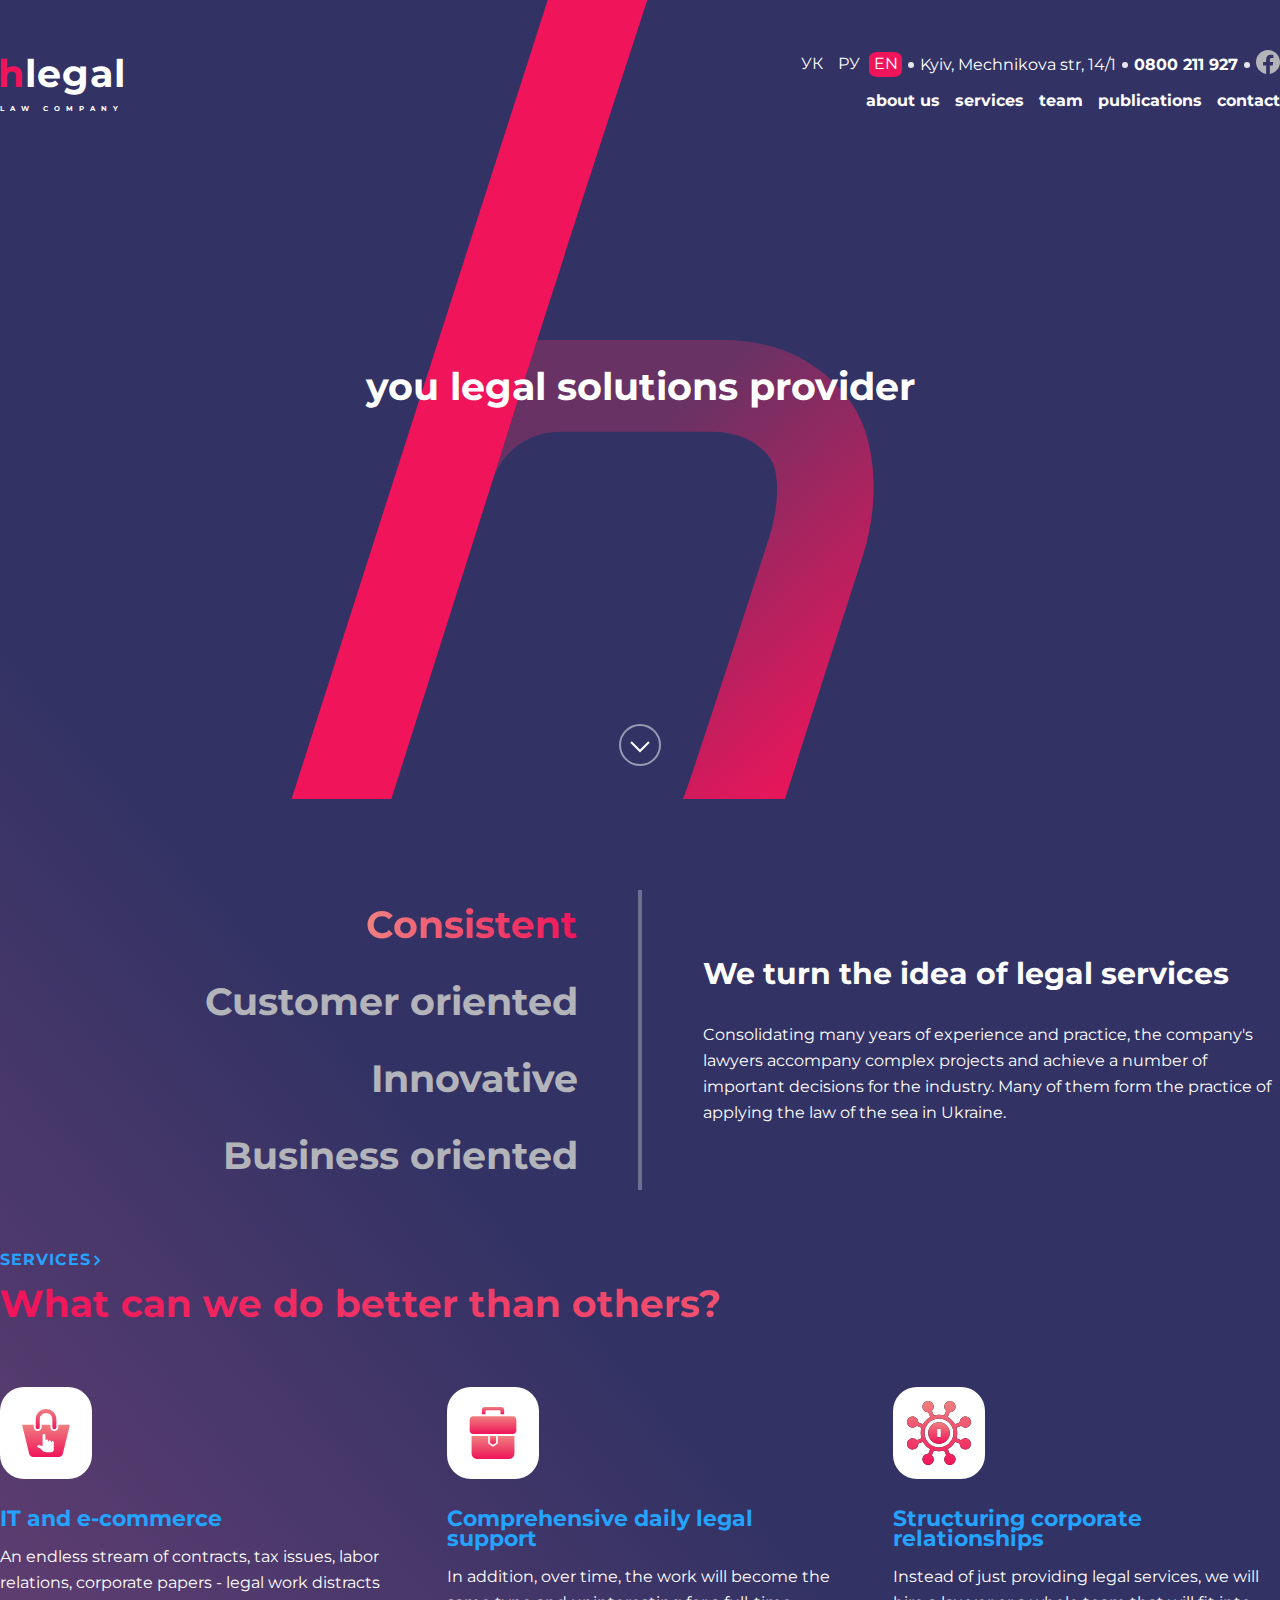
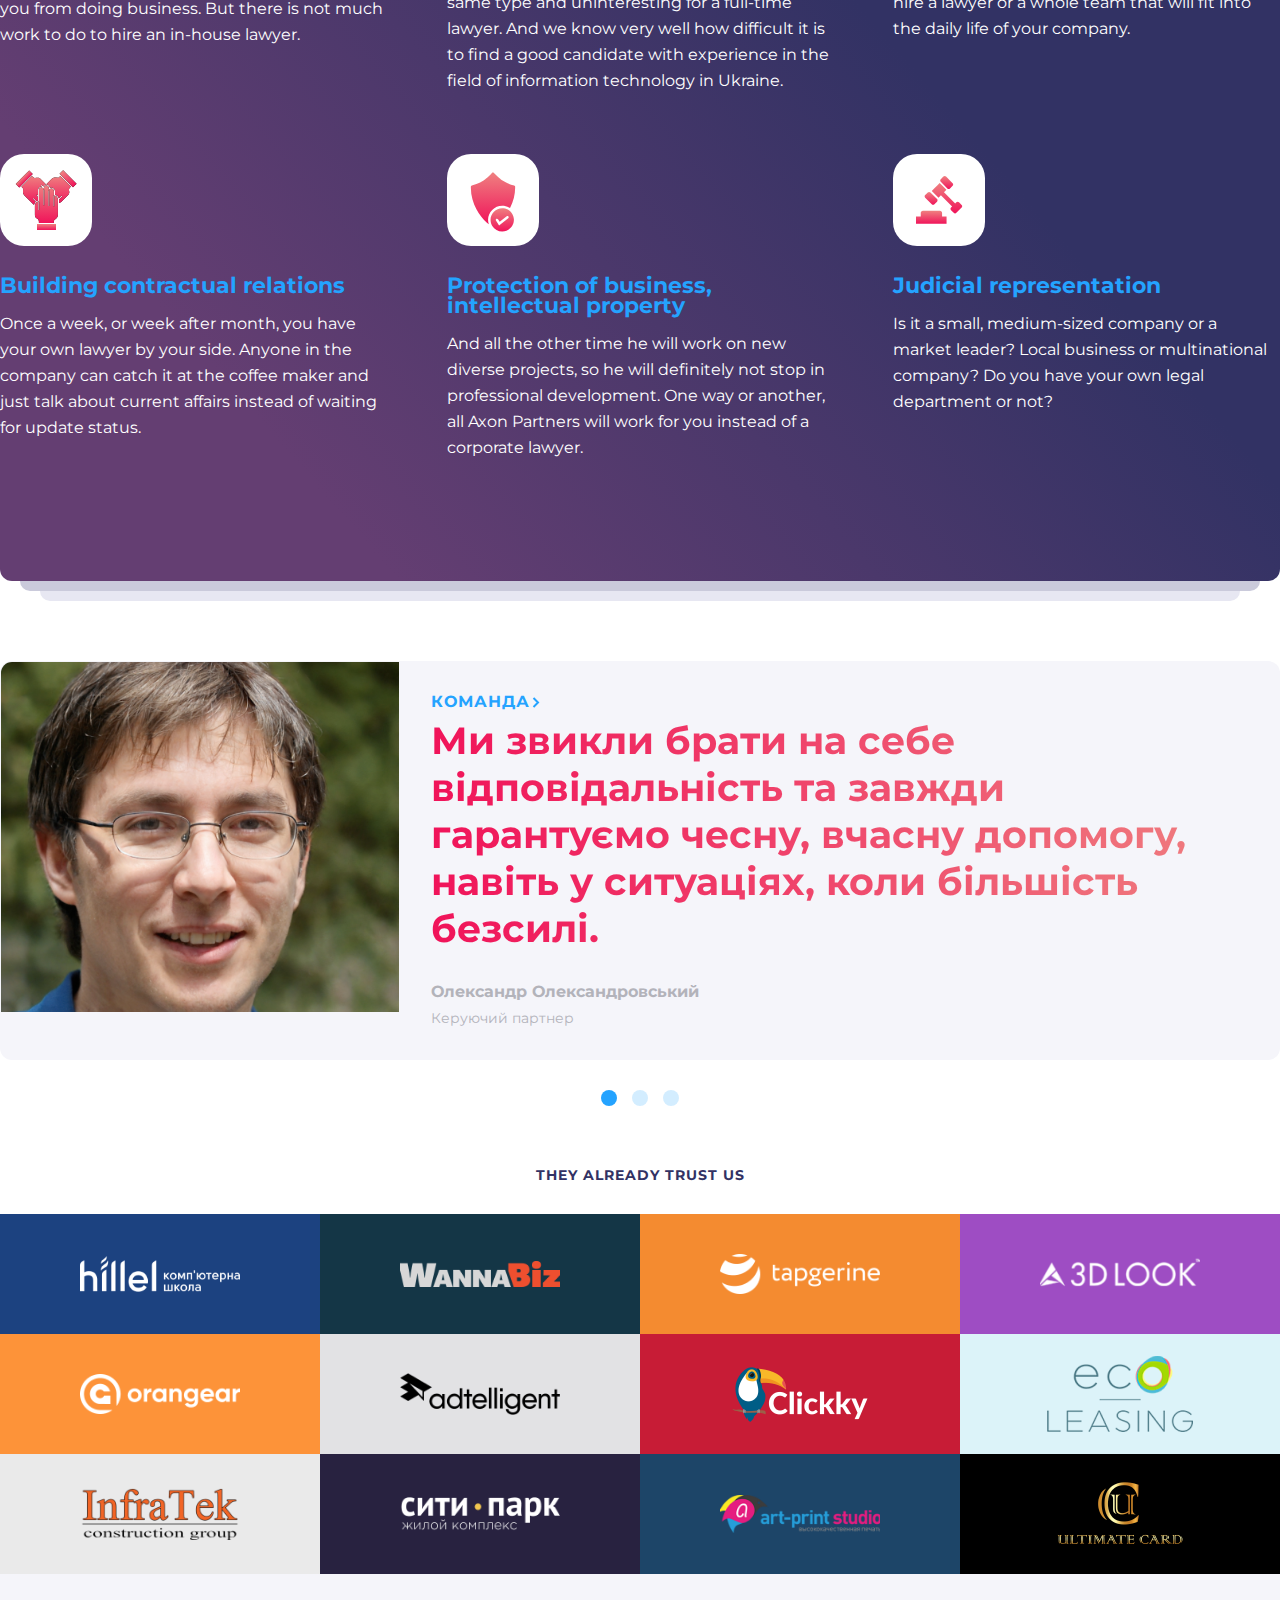
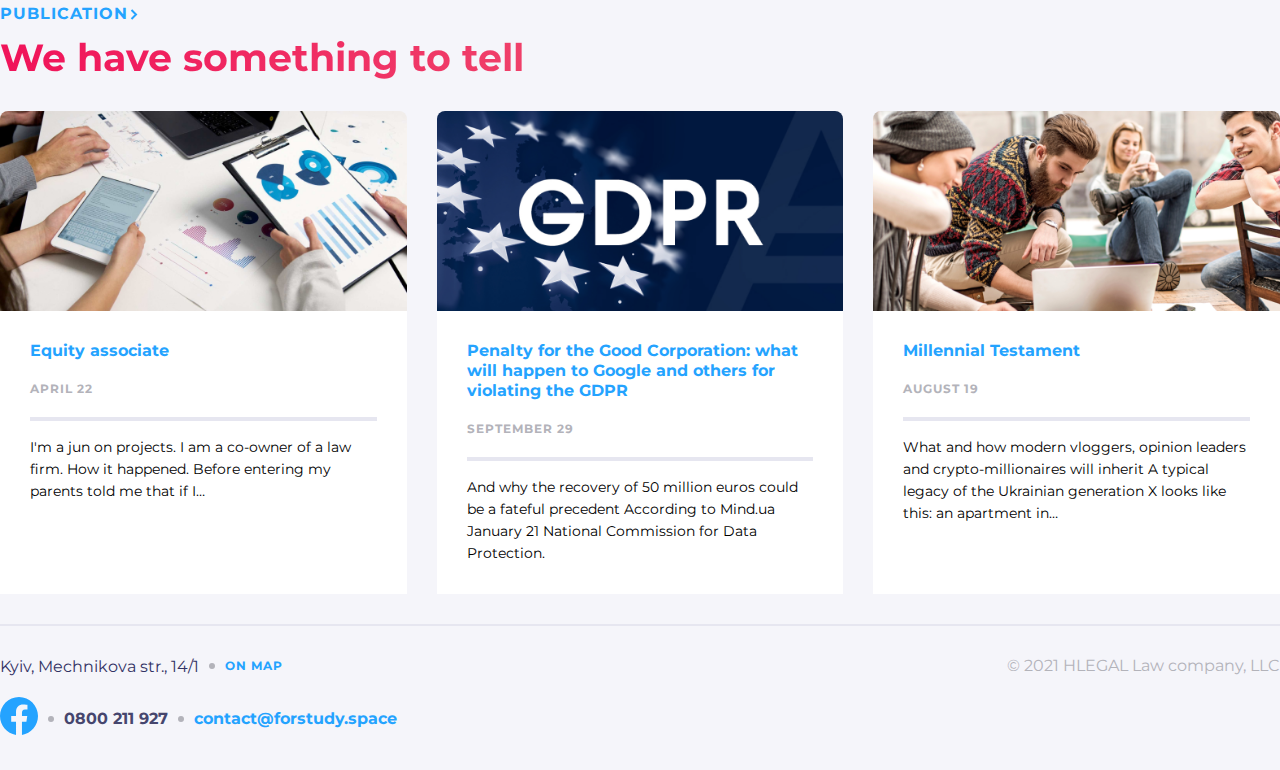
<file: index.html>
<!DOCTYPE html>
<html lang="en">
  <head>
    <meta charset="UTF-8" />
    <meta http-equiv="X-UA-Compatible" content="IE=edge" />
    <meta name="viewport" content="width=device-width, initial-scale=1.0" />
    <link rel="stylesheet" href="./css/style.css" />
    <title>Hlegal</title>
  </head>
  <body>
    <header class="header center">
      <div class="header__bg"></div>
      <div class="header-logo">
        <div class="header-logo__display">
          <a href="#">
            <h1 class="header-logo__name"><span>h</span>legal</h1>
          </a>
          <div class="header-logo__page">
            <img
              src="./img/icons/Slash.svg"
              alt="slash"
              class="header-logo__img"
            />
            <h2 class="header-logo__current">services</h2>
          </div>
        </div>
        <h4 class="header-logo__desc">LAW COMPANY</h4>
      </div>
      <div class="header-contacts">
        <div class="header-contacts__language-block">
          <input
            type="radio"
            id="language__radio1"
            name="language__radio"
            class="header-contacts__language-block__radio visually-hidden"
          />
          <label
            for="language__radio1"
            class="header-contacts__language-block__label"
          >
            УК
          </label>
          <input
            type="radio"
            id="language__radio2"
            name="language__radio"
            class="header-contacts__language-block__radio visually-hidden"
          />
          <label
            for="language__radio2"
            class="header-contacts__language-block__label"
          >
            РУ
          </label>
          <input
            type="radio"
            id="language__radio3"
            name="language__radio"
            class="header-contacts__language-block__radio visually-hidden"
            checked
          />
          <label
            for="language__radio3"
            class="header-contacts__language-block__label"
          >
            EN
          </label>
        </div>
        <span class="header-contacts__dot"></span>
        <div class="header-contacts__address-block">
          <a class="header-contacts__address-block__link"
            >Kyiv, Mechnikova str, 14/1</a
          >
        </div>
        <span class="header-contacts__dot"></span>
        <div class="header-contacts__phone-block">
          <a href="#" class="header-contacts__phone-block__link"
            >0800 211 927</a
          >
        </div>
        <span class="header-contacts__dot"></span>
        <div class="header-contacts__facebook-block">
          <a href="#" class="header-contacts__facebook-block__link">
            <svg
              class="header-contacts__facebook-block__img"
              width="24"
              height="24"
              viewBox="0 0 24 24"
              fill="none"
              xmlns="http://www.w3.org/2000/svg"
            >
              <path
                d="M24 12.0733C24 5.40541 18.6274 0 12 0C5.37258 0 0 5.40541 0 12.0733C0 18.0995 4.38823 23.0943 10.125 24V15.5633H7.07813V12.0733H10.125V9.41343C10.125 6.38755 11.9165 4.71615 14.6576 4.71615C15.9705 4.71615 17.3438 4.95195 17.3438 4.95195V7.92313H15.8306C14.3399 7.92313 13.875 8.85379 13.875 9.80857V12.0733H17.2031L16.6711 15.5633H13.875V24C19.6118 23.0943 24 18.0995 24 12.0733Z"
                fill="#B3B3BA"
              />
            </svg>
          </a>
        </div>
      </div>
      <nav class="header-nav">
        <div class="header-nav__burger">
          <input
            type="checkbox"
            id="burger"
            name="burger-name"
            class="header-nav__burger_input visually-hidden"
          />
          <div class="header__burger-menu">
            <label for="burger" class="header__burger-menu__label">
              <div class="header__burger-menu__div one"></div>
              <div class="header__burger-menu__div two"></div>
            </label>
            <ul class="header__burger-menu__list">
              <li class="header__burger-menu__item">
                <a
                  href="#"
                  class="header__burger-menu__link header__burger-menu__link_current"
                >
                  about us
                </a>
              </li>
              <li class="header__burger-menu__item">
                <a href="./pages/services.html" class="header__burger-menu__link"> services </a>
              </li>
              <li class="header__burger-menu__item">
                <a href="#" class="header__burger-menu__link"> team </a>
              </li>
              <li class="header__burger-menu__item">
                <a href="#" class="header__burger-menu__link"> publications </a>
              </li>
              <li class="header__burger-menu__item">
                <a href="#" class="header__burger-menu__link"> contact </a>
              </li>
            </ul>
          </div>
          <label for="burger" class="header-nav__burger_label">
            <div class="header-nav__burger_div"></div>
            <div class="header-nav__burger_div"></div>
            <div class="header-nav__burger_div"></div>
          </label>
        </div>
        <ul class="header-nav__list">
          <li class="header-nav__item">
            <a href="#" class="header-nav__link"> about us </a>
          </li>
          <li class="header-nav__item">
            <a href="./pages/services.html" class="header-nav__link"> services </a>
          </li>
          <li class="header-nav__item">
            <a href="#" class="header-nav__link"> team </a>
          </li>
          <li class="header-nav__item">
            <a href="#" class="header-nav__link"> publications </a>
          </li>
          <li class="header-nav__item">
            <a href="#" class="header-nav__link"> contact </a>
          </li>
        </ul>
      </nav>
    </header>
    <main class="main">
      <div class="splasher">
        <div class="hero center">
          <img src="./img/H-symbol.svg" alt="H-symbol" class="hero__bg" />
          <div class="hero__container">
            <div class="hero__title-block">
              <h2 class="hero__title">you legal solutions provider</h2>
            </div>
            <div class="hero__button-block">
              <div class="hero__button">
                <svg
                  width="42"
                  height="42"
                  viewBox="0 0 42 42"
                  fill="none"
                  xmlns="http://www.w3.org/2000/svg"
                >
                  <g id="Svg-btn__scroll" clip-path="url(#clip0_22728_11339)">
                    <circle
                      id="Ellipse"
                      opacity="0.5"
                      cx="21"
                      cy="21"
                      r="20"
                      stroke="white"
                      stroke-width="2"
                    />
                    <path
                      id="Vector"
                      d="M12 18L21 27L30 18"
                      stroke="white"
                      stroke-width="2"
                    />
                  </g>
                  <defs>
                    <clipPath id="clip0_22728_11339">
                      <rect width="42" height="42" fill="white" />
                    </clipPath>
                  </defs>
                </svg>
              </div>
            </div>
            
          
          </div>
        </div>
        <div class="exp center">
          <div class="exp__button-block">
            <input
              type="radio"
              id="exp__radio_1"
              name="exp__radio"
              class="exp__radio visually-hidden"
              checked
            />
            <label for="exp__radio_1" class="exp__label">
              <h2 class="exp__button">Consistent</h2>
            </label>
            <input
              type="radio"
              id="exp__radio_2"
              name="exp__radio"
              class="exp__radio visually-hidden"
            />
            <label for="exp__radio_2" class="exp__label">
              <h2 class="exp__button">Customer oriented</h2>
            </label>
            <input
              type="radio"
              id="exp__radio_3"
              name="exp__radio"
              class="exp__radio visually-hidden"
            />
            <label for="exp__radio_3" class="exp__label">
              <h2 class="exp__button">Innovative</h2>
            </label>
            <input
              type="radio"
              id="exp__radio_4"
              name="exp__radio"
              class="exp__radio visually-hidden"
            />
            <label for="exp__radio_4" class="exp__label">
              <h2 class="exp__button">Business oriented</h2>
            </label>
          </div>
          <div class="exp__div"></div>
          <div class="exp__content-block">
            <h2 class="exp__title">We turn the idea of legal services</h2>
            <p class="exp__desc">
              Consolidating many years of experience and practice, the company's
              lawyers accompany complex projects and achieve a number of
              important decisions for the industry. Many of them form the
              practice of applying the law of the sea in Ukraine.
            </p>
          </div>
        </div>
        <div class="services center">
          <div class="services__head">
            <div class="services__link">
              <a href="./pages/services.html" class="page__link"> Services </a>
              <svg
                width="12"
                height="13"
                viewBox="0 0 12 13"
                fill="none"
                xmlns="http://www.w3.org/2000/svg"
              >
                <g id="Arrow">
                  <path
                    id="Arrow__vector"
                    d="M3.5 2L8 6.5L3.5 11"
                    stroke="#24A3FF"
                    stroke-width="2"
                  />
                </g>
              </svg>
            </div>
            <h2 class="services__title">What can we do better than others?</h2>
          </div>
          <div class="services__grid">
            <ul class="services__list">
              <li class="services__item">
                <span class="services__img_bg">
                    <img
                    src="./img/icons/Ecommerce.svg"
                    alt="Ecommerce"
                    class="services__icon"
                  />
                </span>
                <a href="./pages/services-entry.html" class="services__grid-title">IT and e-commerce</a>
                <p class="services__desc">
                  An endless stream of contracts, tax issues, labor relations,
                  corporate papers - legal work distracts you from doing
                  business. But there is not much work to do to hire an in-house
                  lawyer.
                </p>
              </li>
              <li class="services__item">
                <span class="services__img_bg">
                    <img
                    src="./img/icons/Support.svg"
                    alt="Support"
                    class="services__icon"
                  />
                </span>
                <a href="./pages/services-entry.html" class="services__grid-title">
                  Comprehensive daily legal support
                </a>
                <p class="services__desc">
                  In addition, over time, the work will become the same type and
                  uninteresting for a full-time lawyer. And we know very well
                  how difficult it is to find a good candidate with experience
                  in the field of information technology in Ukraine.
                </p>
              </li>
              <li class="services__item">
                <span class="services__img_bg">
                    <img
                    src="./img/icons/Coprorate.svg"
                    alt="Coprorate"
                    class="services__icon"
                  />
                </span>
                <a href="./pages/services-entry.html" class="services__grid-title">
                  Structuring corporate relationships
                </a>
                <p class="services__desc">
                  Instead of just providing legal services, we will hire a
                  lawyer or a whole team that will fit into the daily life of
                  your company.
                </p>
              </li>
              <li class="services__item">
                <span class="services__img_bg">
                    <img
                    src="./img/icons/Trust.svg"
                    alt=""
                    class="services__icon"
                  />
                </span>
                <a href="./pages/services-entry.html" class="services__grid-title">
                  Building contractual relations
                </a>
                <p class="services__desc">
                  Once a week, or week after month, you have your own lawyer by
                  your side. Anyone in the company can catch it at the coffee
                  maker and just talk about current affairs instead of waiting
                  for update status.
                </p>
              </li>
              <li class="services__item">
                <span class="services__img_bg">
                  <img
                    src="./img/icons/Protection.svg"
                    alt="Protection"
                    class="services__icon"
                  />
                </span>
                <a href="./pages/services-entry.html" class="services__grid-title">
                  Protection of business, intellectual property
                </a>
                <p class="services__desc">
                  And all the other time he will work on new diverse projects,
                  so he will definitely not stop in professional development.
                  One way or another, all Axon Partners will work for you
                  instead of a corporate lawyer.
                </p>
              </li>
              <li class="services__item">
                <span class="services__img_bg">
                    <img
                    src="./img/icons/Court.svg"
                    alt="Court"
                    class="services__icon"
                  />
                </span>
                <a href="./pages/services-entry.html" class="services__grid-title">Judicial representation</a>
                <p class="services__desc">
                  Is it a small, medium-sized company or a market leader? Local
                  business or multinational company? Do you have your own legal
                  department or not?
                </p>
              </li>
            </ul>
          </div>
        </div>
      </div>
      <div class="shadow">
        <div class="shadow-top"></div>
        <div class="shadow-bottom"></div>
      </div>
      <div class="team center">
        <div class="team__container">
          <div class="team__img-block">
            <img src="./img/Team-1.png" alt="Team-1" class="team__img" />
          </div>
          <div class="team__content">
            <div class="team__link">
              <a href="#" class="page__link">команда</a>
              <svg
                width="12"
                height="13"
                viewBox="0 0 12 13"
                fill="none"
                xmlns="http://www.w3.org/2000/svg"
              >
                <g id="Arrow">
                  <path
                    id="Arrow__vector"
                    d="M3.5 2L8 6.5L3.5 11"
                    stroke="#24A3FF"
                    stroke-width="2"
                  />
                </g>
              </svg>
            </div>
            <div class="team__title-block">
              <h2 class="team__title">
                Ми звикли брати на себе відповідальність та завжди гарантуємо
                чесну, вчасну допомогу, навіть у ситуаціях, коли більшість
                безсилі.
              </h2>
            </div>
            <div class="team__name-block">
              <h4 class="team__name">Олександр Олександровський</h4>
            </div>
            <div class="team__role-block">
              <p class="team__role">Керуючий партнер</p>
            </div>
          </div>
          <div class="team__slider">
            <input
              type="radio"
              name="team__radio"
              id="team__radio_1"
              class="team__radio-input visually-hidden"
              checked
            />
            <label for="team__radio_1" class="team__radio-label"></label>
            <input
              type="radio"
              name="team__radio"
              id="team__radio_2"
              class="team__radio-input visually-hidden"
            />
            <label for="team__radio_2" class="team__radio-label"></label>
            <input
              type="radio"
              name="team__radio"
              id="team__radio_3"
              class="team__radio-input visually-hidden"
            />
            <label for="team__radio_3" class="team__radio-label"></label>
          </div>
        </div>
      </div>
      <div class="clients">
        <h2 class="clients__title">They already trust us</h2>
        <div class="clients__container">
          <ul class="clients__list">
            <li class="clients__item clients__item-bg_1">
              <a href="#"
                ><img
                  src="./img/clients/hillel.png"
                  alt="hillel"
                  class="clients__img"
              /></a>
            </li>
            <li class="clients__item clients__item-bg_2">
              <a href="#"
                ><img
                  src="./img/clients/wannabiz.png"
                  alt="wannabiz"
                  class="clients__img"
              /></a>
            </li>
            <li class="clients__item clients__item-bg_3">
              <a href="#"
                ><img
                  src="./img/clients/tapgerine.png"
                  alt="tapgerine"
                  class="clients__img"
              /></a>
            </li>
            <li class="clients__item clients__item-bg_4">
              <a href="#"
                ><img
                  src="./img/clients/3dlook.png"
                  alt="3dlook"
                  class="clients__img"
              /></a>
            </li>
            <li class="clients__item clients__item-bg_5">
              <a href="#"
                ><img
                  src="./img/clients/orangear.png"
                  alt="orangear"
                  class="clients__img"
              /></a>
            </li>
            <li class="clients__item clients__item-bg_6">
              <a href="#"
                ><img
                  src="./img/clients/adtelligent.png"
                  alt="adtelligent"
                  class="clients__img"
              /></a>
            </li>
            <li class="clients__item clients__item-bg_7">
              <a href="#"
                ><img
                  src="./img/clients/clickky.png"
                  alt="clickky"
                  class="clients__img"
              /></a>
            </li>
            <li class="clients__item clients__item-bg_8">
              <a href="#"
                ><img
                  src="./img/clients/eco-leasing.png"
                  alt="eco-leasing"
                  class="clients__img"
              /></a>
            </li>
            <li class="clients__item clients__item-bg_9">
              <a href="#"
                ><img
                  src="./img/clients/ingratek.png"
                  alt="ingratek"
                  class="clients__img"
              /></a>
            </li>
            <li class="clients__item clients__item-bg_10">
              <a href="#"
                ><img
                  src="./img/clients/city-par.png"
                  alt="city-par"
                  class="clients__img"
              /></a>
            </li>
            <li class="clients__item clients__item-bg_11">
              <a href="#"
                ><img
                  src="./img/clients/artprint.png"
                  alt="artprint"
                  class="clients__img"
              /></a>
            </li>
            <li class="clients__item clients__item-bg_12">
              <a href="#"
                ><img
                  src="./img/clients/ultimatecard.png"
                  alt="ultimatecard"
                  class="clients__img"
              /></a>
            </li>
          </ul>
        </div>
      </div>
      <div class="publication center">
        <div class="publication__head">
          <div class="publication__link">
            <a href="#" class="page__link">publication</a>
              <svg
                width="12"
                height="13"
                viewBox="0 0 12 13"
                fill="none"
                xmlns="http://www.w3.org/2000/svg"
              >
                <g id="Arrow">
                  <path
                    id="Arrow__vector"
                    d="M3.5 2L8 6.5L3.5 11"
                    stroke="#24A3FF"
                    stroke-width="2"
                  />
                </g>
              </svg>
          </div>
          <div class="publication__title-block">
            <h2 class="publication__title">
              We have something to tell
            </h2>
          </div>
        </div>
        <div class="publication__content">
          <ul class="publication__list">
            <li class="publication__item">
              <div class="publication__img-block">
                <img src="./img/Publication-1.png" alt="Publication-1" class="publication__img">
              </div>
              <div class="publication__container">
                <a href="#" class="publication__page-link">
                  Equity associate
                </a>
                <p class="publication__date">
                  April 22
                </p>
                <div class="publication__div"></div>
                <p class="publication__desc">
                  I'm a jun on projects. 
                  I am a co-owner of a law firm. How it happened. 
                  Before entering my parents told me that if I…
                </p>
              </div>
            </li>
            <li class="publication__item">
              <div class="publication__img-block">
                <img src="./img/Publication-2.png" alt="Publication-2" class="publication__img">
              </div>
              <div class="publication__container">
                <a href="#" class="publication__page-link">
                  Penalty for the Good Corporation: 
                  what will happen to Google and others for violating the GDPR
                </a>
                <p class="publication__date">
                  September 29
                </p>
                <div class="publication__div"></div>
                <p class="publication__desc">
                  And why the recovery of 50 million euros could be a fateful precedent 
                  According to Mind.ua January 21 National Commission for Data Protection.
                </p>
              </div>
            </li>
            <li class="publication__item" id="publication__stretch">
              <div class="publication__img-block">
                <img src="./img/Publication-3.png" alt="Publication-3" class="publication__img">
              </div>
              <div class="publication__container">
                <a href="#" class="publication__page-link">
                  Millennial Testament
                </a>
                <p class="publication__date">
                  August 19
                </p>
                <div class="publication__div"></div>
                <p class="publication__desc">
                  What and how modern vloggers, opinion leaders and crypto-millionaires 
                  will inherit A typical legacy of the Ukrainian generation X looks like this: 
                  an apartment in…
                </p>
              </div>
            </li>
          </ul>
        </div>
      </div>
    </main>
    <footer class="footer center">
      <div class="footer__container">
        <div class="footer__contacts">
          <div class="footer__location">
            <div class="footer__address-block">
              <h2 class="footer__address">
                Kyiv, Mechnikova str., 14/1
              </h2>
            </div>
            <div class="footer__map-block">
              <a href="#" class="footer__map">
                On map
              </a>
            </div>
          </div>
          <div class="footer__feedback">
            <div class="footer__facebook">
              <a href="#" class="footer__facebook-link">
                <svg xmlns="http://www.w3.org/2000/svg" width="38" height="38" viewBox="0 0 38 38" fill="none" class="footer__img">
                  <g clip-path="url(#clip0_22721_6812)">
                    <path d="M38 19.1161C38 8.55857 29.4934 0 19 0C8.50658 0 0 8.55857 0 19.1161C0 28.6575 6.94803 36.5659 16.0312 38V24.6419H11.207V19.1161H16.0312V14.9046C16.0312 10.1136 18.8678 7.46723 23.2078 7.46723C25.2866 7.46723 27.4609 7.84059 27.4609 7.84059V12.545H25.0651C22.7048 12.545 21.9688 14.0185 21.9688 15.5302V19.1161H27.2383L26.3959 24.6419H21.9688V38C31.052 36.5659 38 28.6575 38 19.1161Z" fill="#24A3FF"/>
                  </g>
                  <defs>
                    <clipPath id="clip0_22721_6812">
                      <rect width="38" height="38" fill="white"/>
                    </clipPath>
                  </defs>
                </svg>
              </a>
            </div>
            <div class="footer__phone-block">
              <a href="#" class="footer__phone">
                0800 211 927
              </a>
            </div>
            <div class="footer__mail-block">
              <a href="#" class="footer__mail">
                contact@forstudy.space
              </a>
            </div>
          </div>
        </div>
        <div class="footer__company-block">
          <h2 class="footer__company">
            © 2021 HLEGAL Law company, LLC
          </h2>
        </div>
      </div>
    </footer>
  </body>
</html>
</file>
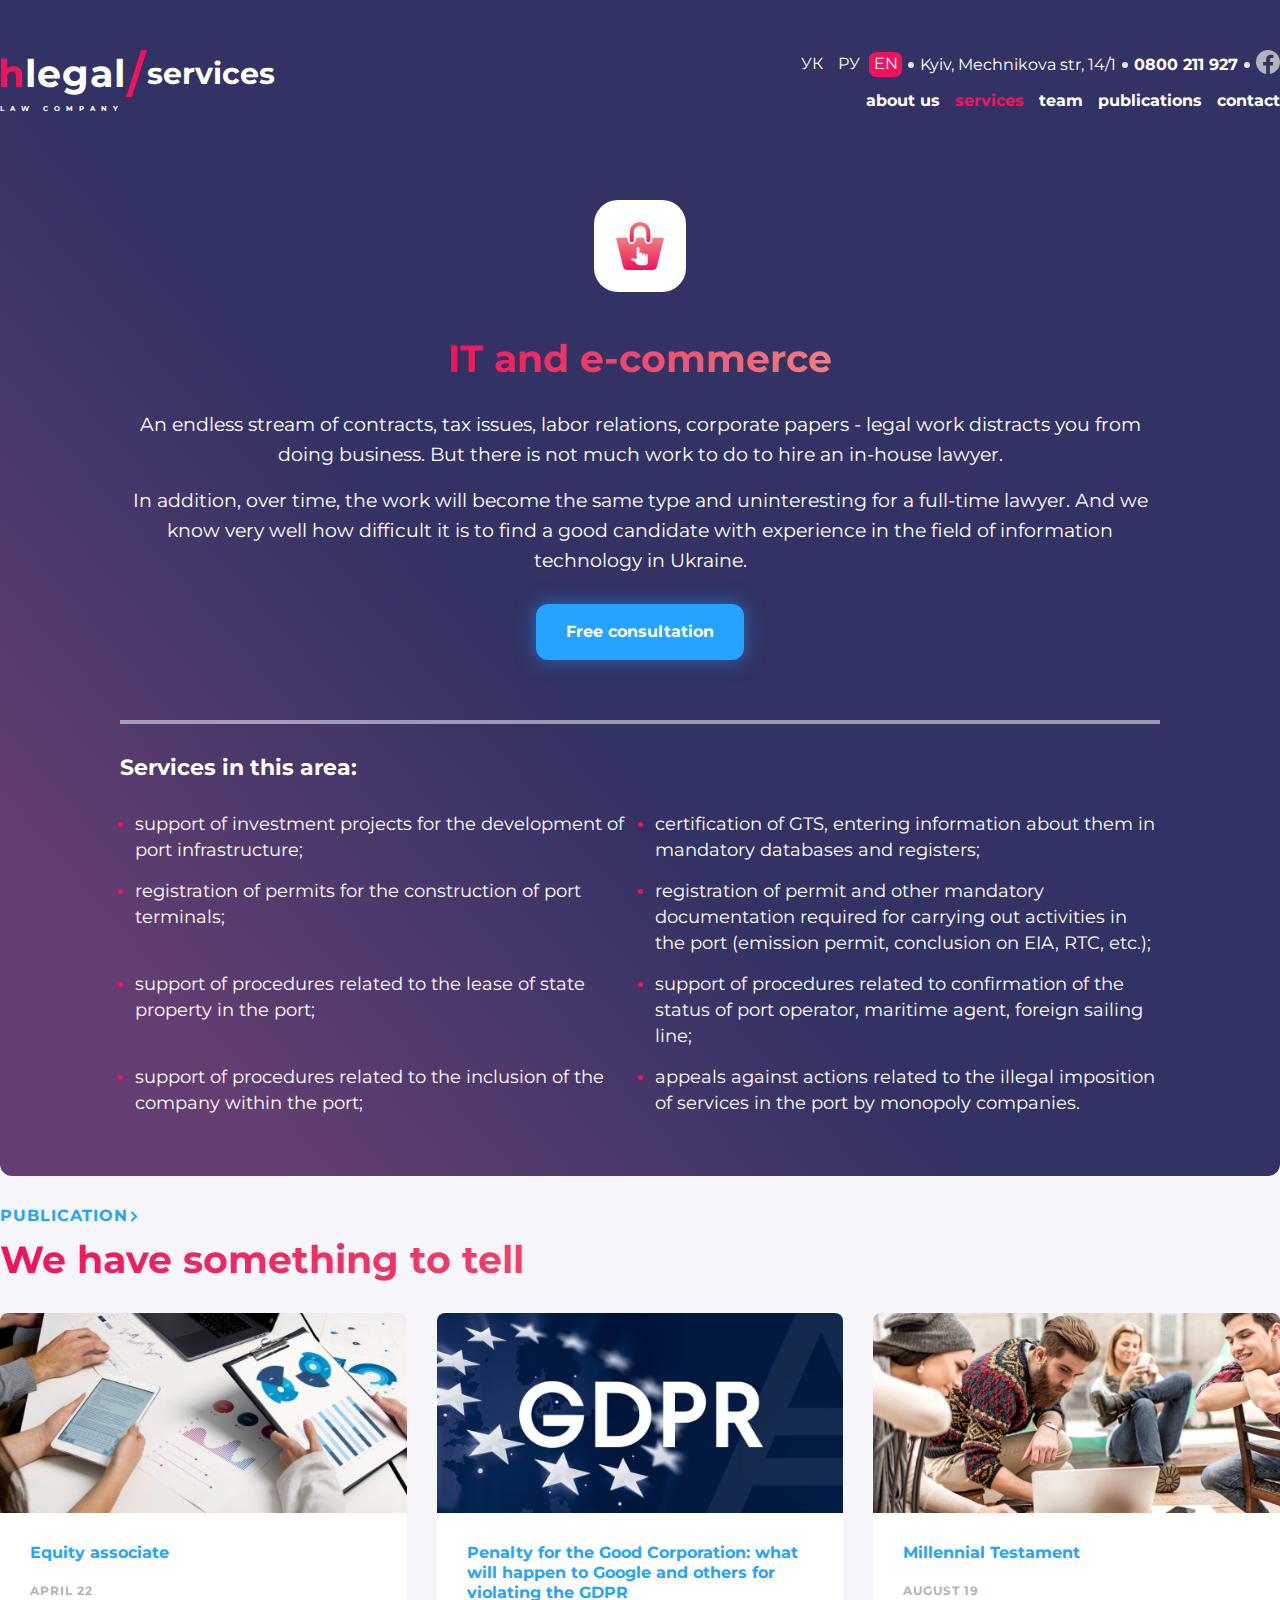
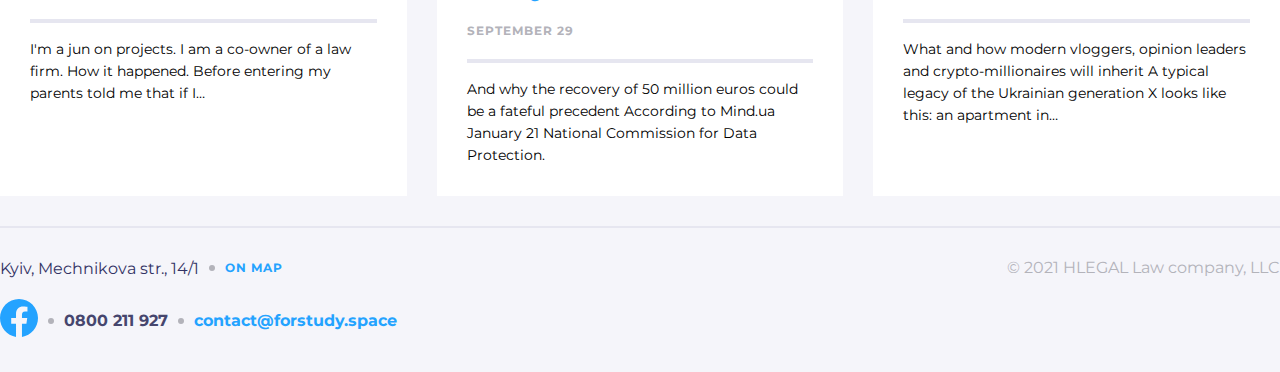
<file: pages/services-entry.html>
<!DOCTYPE html>
<html lang="en">
<head>
    <meta charset="UTF-8">
    <meta name="viewport" content="width=device-width, initial-scale=1.0">
    <link rel="stylesheet" href="../css/services-entry.css">
    <title>Hlegal/Services</title>
</head>
<body>
    <header class="header center">
        <div class="header__bg"></div>
        <div class="header-logo">
          <div class="header-logo__display">
            <a href="../index.html">
              <h1 class="header-logo__name"><span>h</span>legal</h1>
            </a>
            <div class="header-logo__page" id="page__visible">
              <img
                src="../img/icons/Slash.svg"
                alt="slash"
                class="header-logo__img"
              />
              <h2 class="header-logo__current">services</h2>
            </div>
          </div>
          <h4 class="header-logo__desc">LAW COMPANY</h4>
        </div>
        <div class="header-contacts">
          <div class="header-contacts__language-block">
            <input
              type="radio"
              id="language__radio1"
              name="language__radio"
              class="header-contacts__language-block__radio visually-hidden"
            />
            <label
              for="language__radio1"
              class="header-contacts__language-block__label"
            >
              УК
            </label>
            <input
              type="radio"
              id="language__radio2"
              name="language__radio"
              class="header-contacts__language-block__radio visually-hidden"
            />
            <label
              for="language__radio2"
              class="header-contacts__language-block__label"
            >
              РУ
            </label>
            <input
              type="radio"
              id="language__radio3"
              name="language__radio"
              class="header-contacts__language-block__radio visually-hidden"
              checked
            />
            <label
              for="language__radio3"
              class="header-contacts__language-block__label"
            >
              EN
            </label>
          </div>
          <span class="header-contacts__dot"></span>
          <div class="header-contacts__address-block">
            <a class="header-contacts__address-block__link"
              >Kyiv, Mechnikova str, 14/1</a
            >
          </div>
          <span class="header-contacts__dot"></span>
          <div class="header-contacts__phone-block">
            <a href="#" class="header-contacts__phone-block__link"
              >0800 211 927</a
            >
          </div>
          <span class="header-contacts__dot"></span>
          <div class="header-contacts__facebook-block">
            <a href="#" class="header-contacts__facebook-block__link">
              <svg
                class="header-contacts__facebook-block__img"
                width="24"
                height="24"
                viewBox="0 0 24 24"
                fill="none"
                xmlns="http://www.w3.org/2000/svg"
              >
                <path
                  d="M24 12.0733C24 5.40541 18.6274 0 12 0C5.37258 0 0 5.40541 0 12.0733C0 18.0995 4.38823 23.0943 10.125 24V15.5633H7.07813V12.0733H10.125V9.41343C10.125 6.38755 11.9165 4.71615 14.6576 4.71615C15.9705 4.71615 17.3438 4.95195 17.3438 4.95195V7.92313H15.8306C14.3399 7.92313 13.875 8.85379 13.875 9.80857V12.0733H17.2031L16.6711 15.5633H13.875V24C19.6118 23.0943 24 18.0995 24 12.0733Z"
                  fill="#B3B3BA"
                />
              </svg>
            </a>
          </div>
        </div>
        <nav class="header-nav">
          <div class="header-nav__burger">
            <input
              type="checkbox"
              id="burger"
              name="burger-name"
              class="header-nav__burger_input visually-hidden"
            />
            <div class="header__burger-menu">
              <label for="burger" class="header__burger-menu__label">
                <div class="header__burger-menu__div one"></div>
                <div class="header__burger-menu__div two"></div>
              </label>
              <ul class="header__burger-menu__list">
                <li class="header__burger-menu__item">
                  <a
                    href="#"
                    class="header__burger-menu__link"
                  >
                    about us
                  </a>
                </li>
                <li class="header__burger-menu__item">
                  <a href="#" class="header__burger-menu__link header__burger-menu__link_active"> services </a>
                </li>
                <li class="header__burger-menu__item">
                  <a href="#" class="header__burger-menu__link"> team </a>
                </li>
                <li class="header__burger-menu__item">
                  <a href="#" class="header__burger-menu__link"> publications </a>
                </li>
                <li class="header__burger-menu__item">
                  <a href="#" class="header__burger-menu__link"> contact </a>
                </li>
              </ul>
            </div>
            <label for="burger" class="header-nav__burger_label">
              <div class="header-nav__burger_div"></div>
              <div class="header-nav__burger_div"></div>
              <div class="header-nav__burger_div"></div>
            </label>
          </div>
          <ul class="header-nav__list">
            <li class="header-nav__item">
              <a href="#" class="header-nav__link"> about us </a>
            </li>
            <li class="header-nav__item">
              <a href="#" class="header-nav__link header-nav__link_active"> services </a>
            </li>
            <li class="header-nav__item">
              <a href="#" class="header-nav__link"> team </a>
            </li>
            <li class="header-nav__item">
              <a href="#" class="header-nav__link"> publications </a>
            </li>
            <li class="header-nav__item">
              <a href="#" class="header-nav__link"> contact </a>
            </li>
          </ul>
        </nav>
    </header>
    <main class="main">
        <div class="splasher">
            <div class="services-entry center">
                <div class="services-entry__intro">
                    <div class="services-entry__img-block">
                        <span class="services-entry__img-bg">
                            <img src="../img/icons/Ecommerce.svg" alt="Ecommerce" class="services-entry__img">
                        </span>                       
                    </div>
                    <div class="services-entry__title-block">
                        <h2 class="services-entry__title">
                            IT and e-commerce
                        </h2>
                    </div>
                    <div class="services-entry__desc-block">
                        <p class="services-entry__desc">
                            An endless stream of contracts, tax issues, labor relations, 
                            corporate papers - legal work distracts you from doing business. 
                            But there is not much work to do to hire an in-house lawyer.
                        </p>
                        <p class="services-entry__desc">
                            In addition, over time, the work will become the same type and 
                            uninteresting for a full-time lawyer. And we know very well how 
                            difficult it is to find a good candidate with experience in the 
                            field of information technology in Ukraine.
                        </p>
                    </div>
                    <span class="services-entry__button btn-main">
                        <a href="#" class="services-entry__link">Free consultation</a>
                    </span>
                </div>
                <div class="services-entry__div"></div>
                <div class="services-entry__grid">
                    <div class="services-entry__grid-title-block">
                        <h3 class="services-entry__grid-title">
                            Services in this area:
                        </h3>
                    </div>
                        <ul class="services-entry__list">
                            <li class="services-entry__item">
                                <p class="services-entry__p">
                                    support of investment projects for the development 
                                    of port infrastructure;
                                </p>
                            </li>
                            <li class="services-entry__item">
                                <p class="services-entry__p">
                                    certification of GTS, entering information about them 
                                    in mandatory databases and registers;
                                </p>
                            </li>
                            <li class="services-entry__item">
                                <p class="services-entry__p">
                                    registration of permits for the construction of port terminals;
                                </p>
                            </li>
                            <li class="services-entry__item">
                                <p class="services-entry__p">
                                    registration of permit and other mandatory documentation required 
                                    for carrying out activities in the port (emission permit, conclusion 
                                    on EIA, RTC, etc.);
                                </p>
                            </li>
                            <li class="services-entry__item">
                                <p class="services-entry__p">
                                    support of procedures related to the lease of state property in the port;
                                </p>
                            </li>
                            <li class="services-entry__item">
                                <p class="services-entry__p">
                                    support of procedures related to confirmation of the status of port operator, 
                                    maritime agent, foreign sailing line;
                                </p>
                            </li>
                            <li class="services-entry__item">
                                <p class="services-entry__p">
                                    support of procedures related to the inclusion of the company within the port;
                                </p>
                            </li>
                            <li class="services-entry__item">
                                <p class="services-entry__p">
                                    appeals against actions related to the illegal imposition of services in the port 
                                    by monopoly companies.
                                </p>
                            </li>
                        </ul>
                </div>
            </div>
        </div>
        <div class="publication center">
            <div class="publication__head">
              <div class="publication__link">
                <a href="#" class="page__link">publication</a>
                  <svg
                    width="12"
                    height="13"
                    viewBox="0 0 12 13"
                    fill="none"
                    xmlns="http://www.w3.org/2000/svg"
                  >
                    <g id="Arrow">
                      <path
                        id="Arrow__vector"
                        d="M3.5 2L8 6.5L3.5 11"
                        stroke="#24A3FF"
                        stroke-width="2"
                      />
                    </g>
                  </svg>
              </div>
              <div class="publication__title-block">
                <h2 class="publication__title">
                  We have something to tell
                </h2>
              </div>
            </div>
            <div class="publication__content">
              <ul class="publication__list">
                <li class="publication__item">
                  <div class="publication__img-block">
                    <img src="../img/Publication-1.png" alt="Publication-1" class="publication__img">
                  </div>
                  <div class="publication__container">
                    <a href="#" class="publication__page-link">
                      Equity associate
                    </a>
                    <p class="publication__date">
                      April 22
                    </p>
                    <div class="publication__div"></div>
                    <p class="publication__desc">
                      I'm a jun on projects. 
                      I am a co-owner of a law firm. How it happened. 
                      Before entering my parents told me that if I…
                    </p>
                  </div>
                </li>
                <li class="publication__item">
                  <div class="publication__img-block">
                    <img src="../img/Publication-2.png" alt="Publication-2" class="publication__img">
                  </div>
                  <div class="publication__container">
                    <a href="#" class="publication__page-link">
                      Penalty for the Good Corporation: 
                      what will happen to Google and others for violating the GDPR
                    </a>
                    <p class="publication__date">
                      September 29
                    </p>
                    <div class="publication__div"></div>
                    <p class="publication__desc">
                      And why the recovery of 50 million euros could be a fateful precedent 
                      According to Mind.ua January 21 National Commission for Data Protection.
                    </p>
                  </div>
                </li>
                <li class="publication__item" id="publication__stretch">
                  <div class="publication__img-block">
                    <img src="../img/Publication-3.png" alt="Publication-3" class="publication__img">
                  </div>
                  <div class="publication__container">
                    <a href="#" class="publication__page-link">
                      Millennial Testament
                    </a>
                    <p class="publication__date">
                      August 19
                    </p>
                    <div class="publication__div"></div>
                    <p class="publication__desc">
                      What and how modern vloggers, opinion leaders and crypto-millionaires 
                      will inherit A typical legacy of the Ukrainian generation X looks like this: 
                      an apartment in…
                    </p>
                  </div>
                </li>
              </ul>
            </div>
          </div>
    </main>  
    <footer class="footer center">
        <div class="footer__container">
          <div class="footer__contacts">
            <div class="footer__location">
              <div class="footer__address-block">
                <h2 class="footer__address">
                  Kyiv, Mechnikova str., 14/1
                </h2>
              </div>
              <div class="footer__map-block">
                <a href="#" class="footer__map">
                  On map
                </a>
              </div>
            </div>
            <div class="footer__feedback">
              <div class="footer__facebook">
                <a href="#" class="footer__facebook-link">
                  <svg xmlns="http://www.w3.org/2000/svg" width="38" height="38" viewBox="0 0 38 38" fill="none" class="footer__img">
                    <g clip-path="url(#clip0_22721_6812)">
                      <path d="M38 19.1161C38 8.55857 29.4934 0 19 0C8.50658 0 0 8.55857 0 19.1161C0 28.6575 6.94803 36.5659 16.0312 38V24.6419H11.207V19.1161H16.0312V14.9046C16.0312 10.1136 18.8678 7.46723 23.2078 7.46723C25.2866 7.46723 27.4609 7.84059 27.4609 7.84059V12.545H25.0651C22.7048 12.545 21.9688 14.0185 21.9688 15.5302V19.1161H27.2383L26.3959 24.6419H21.9688V38C31.052 36.5659 38 28.6575 38 19.1161Z" fill="#24A3FF"/>
                    </g>
                    <defs>
                      <clipPath id="clip0_22721_6812">
                        <rect width="38" height="38" fill="white"/>
                      </clipPath>
                    </defs>
                  </svg>
                </a>
              </div>
              <div class="footer__phone-block">
                <a href="#" class="footer__phone">
                  0800 211 927
                </a>
              </div>
              <div class="footer__mail-block">
                <a href="#" class="footer__mail">
                  contact@forstudy.space
                </a>
              </div>
            </div>
          </div>
          <div class="footer__company-block">
            <h2 class="footer__company">
              © 2021 HLEGAL Law company, LLC
            </h2>
          </div>
        </div>
      </footer>
</body>
</html>
</file>
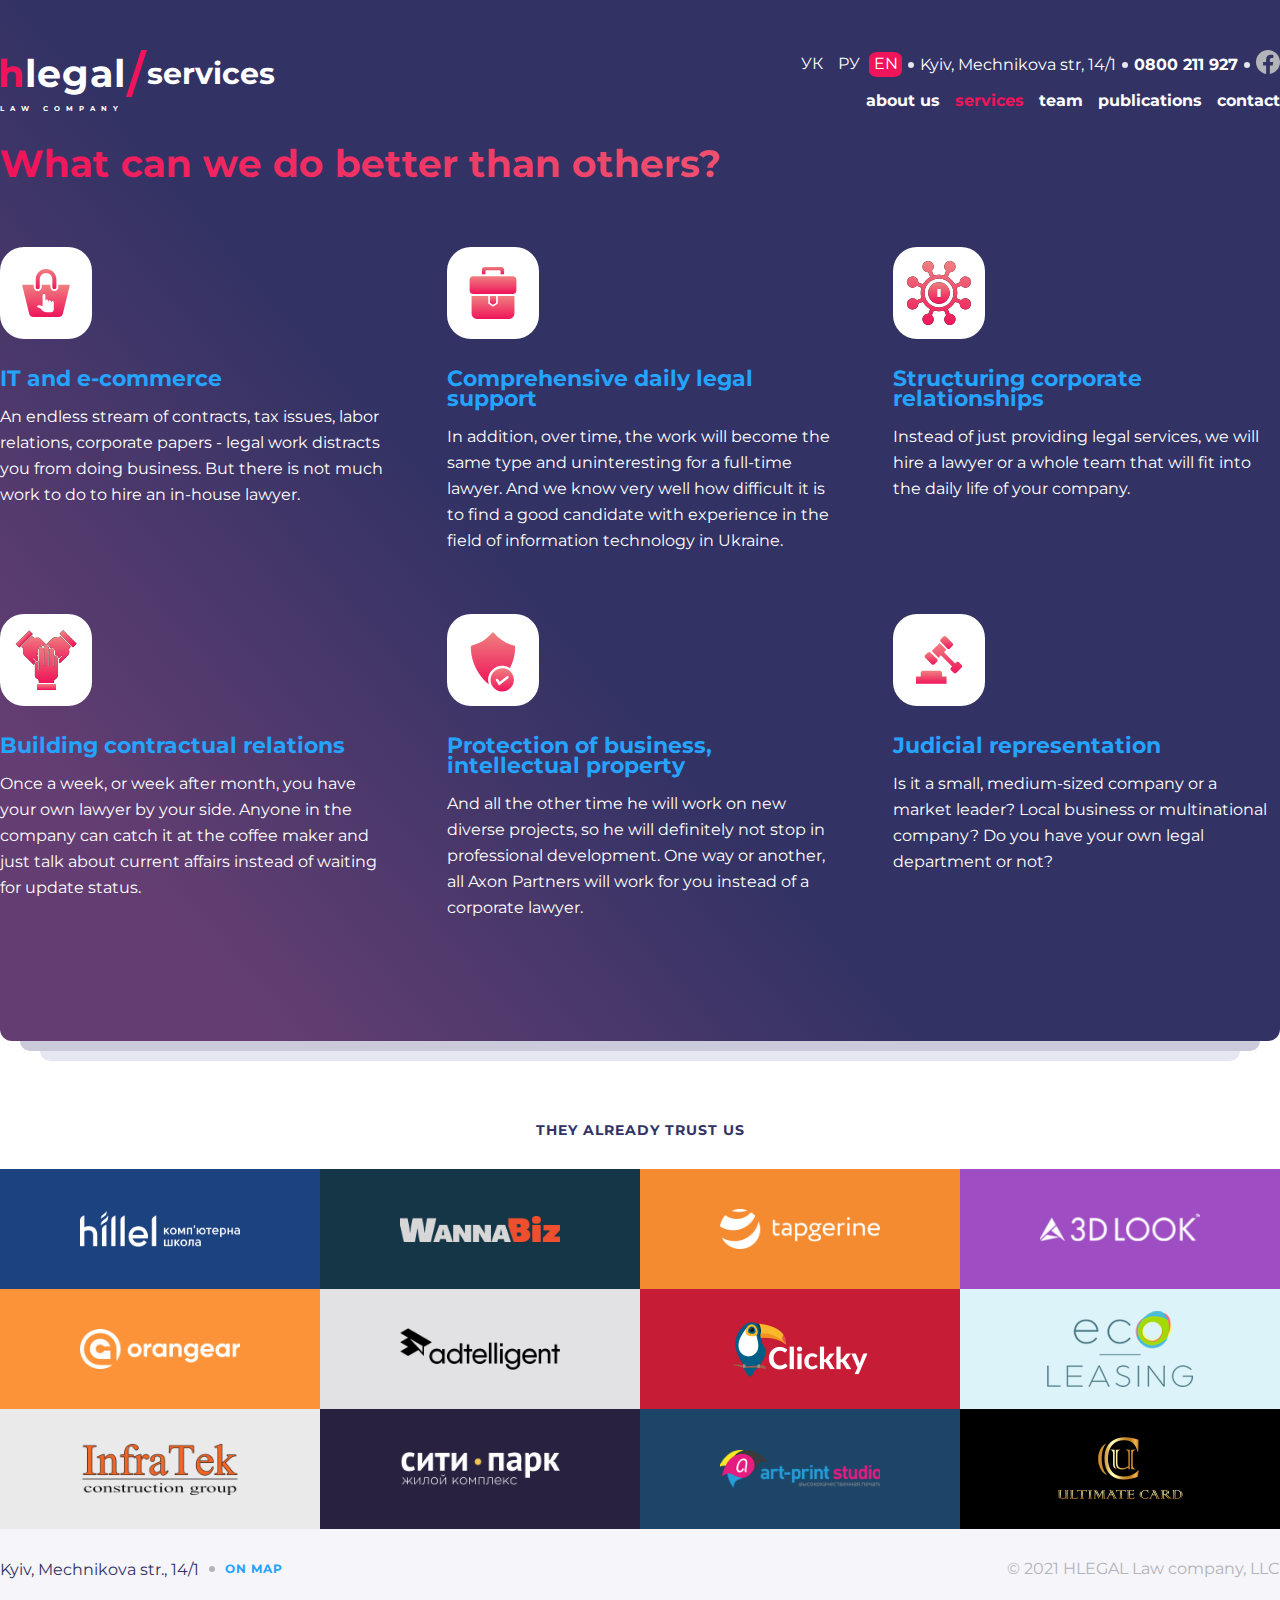
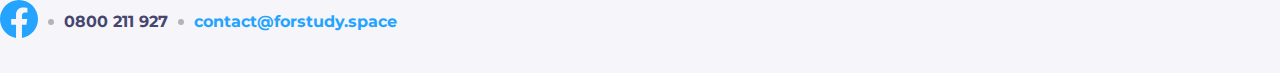
<file: pages/services.html>
<!DOCTYPE html>
<html lang="en">
<head>
    <meta charset="UTF-8">
    <meta name="viewport" content="width=device-width, initial-scale=1.0">
    <link rel="stylesheet" href="../css/services_style.css">
    <title>Hlegal/Services</title>
</head>
<body>
    <header class="header center">
        <div class="header__bg"></div>
        <div class="header-logo">
          <div class="header-logo__display">
            <a href="../index.html">
              <h1 class="header-logo__name"><span>h</span>legal</h1>
            </a>
            <div class="header-logo__page" id="page__visible">
              <img
                src="../img/icons/Slash.svg"
                alt="slash"
                class="header-logo__img"
              />
              <h2 class="header-logo__current">services</h2>
            </div>
          </div>
          <h4 class="header-logo__desc">LAW COMPANY</h4>
        </div>
        <div class="header-contacts">
          <div class="header-contacts__language-block">
            <input
              type="radio"
              id="language__radio1"
              name="language__radio"
              class="header-contacts__language-block__radio visually-hidden"
            />
            <label
              for="language__radio1"
              class="header-contacts__language-block__label"
            >
              УК
            </label>
            <input
              type="radio"
              id="language__radio2"
              name="language__radio"
              class="header-contacts__language-block__radio visually-hidden"
            />
            <label
              for="language__radio2"
              class="header-contacts__language-block__label"
            >
              РУ
            </label>
            <input
              type="radio"
              id="language__radio3"
              name="language__radio"
              class="header-contacts__language-block__radio visually-hidden"
              checked
            />
            <label
              for="language__radio3"
              class="header-contacts__language-block__label"
            >
              EN
            </label>
          </div>
          <span class="header-contacts__dot"></span>
          <div class="header-contacts__address-block">
            <a class="header-contacts__address-block__link"
              >Kyiv, Mechnikova str, 14/1</a
            >
          </div>
          <span class="header-contacts__dot"></span>
          <div class="header-contacts__phone-block">
            <a href="#" class="header-contacts__phone-block__link"
              >0800 211 927</a
            >
          </div>
          <span class="header-contacts__dot"></span>
          <div class="header-contacts__facebook-block">
            <a href="#" class="header-contacts__facebook-block__link">
              <svg
                class="header-contacts__facebook-block__img"
                width="24"
                height="24"
                viewBox="0 0 24 24"
                fill="none"
                xmlns="http://www.w3.org/2000/svg"
              >
                <path
                  d="M24 12.0733C24 5.40541 18.6274 0 12 0C5.37258 0 0 5.40541 0 12.0733C0 18.0995 4.38823 23.0943 10.125 24V15.5633H7.07813V12.0733H10.125V9.41343C10.125 6.38755 11.9165 4.71615 14.6576 4.71615C15.9705 4.71615 17.3438 4.95195 17.3438 4.95195V7.92313H15.8306C14.3399 7.92313 13.875 8.85379 13.875 9.80857V12.0733H17.2031L16.6711 15.5633H13.875V24C19.6118 23.0943 24 18.0995 24 12.0733Z"
                  fill="#B3B3BA"
                />
              </svg>
            </a>
          </div>
        </div>
        <nav class="header-nav">
          <div class="header-nav__burger">
            <input
              type="checkbox"
              id="burger"
              name="burger-name"
              class="header-nav__burger_input visually-hidden"
            />
            <div class="header__burger-menu">
              <label for="burger" class="header__burger-menu__label">
                <div class="header__burger-menu__div one"></div>
                <div class="header__burger-menu__div two"></div>
              </label>
              <ul class="header__burger-menu__list">
                <li class="header__burger-menu__item">
                  <a
                    href="#"
                    class="header__burger-menu__link header__burger-menu__link_current"
                  >
                    about us
                  </a>
                </li>
                <li class="header__burger-menu__item">
                  <a href="#" class="header__burger-menu__link header__burger-menu__link_active"> services </a>
                </li>
                <li class="header__burger-menu__item">
                  <a href="#" class="header__burger-menu__link"> team </a>
                </li>
                <li class="header__burger-menu__item">
                  <a href="#" class="header__burger-menu__link"> publications </a>
                </li>
                <li class="header__burger-menu__item">
                  <a href="#" class="header__burger-menu__link"> contact </a>
                </li>
              </ul>
            </div>
            <label for="burger" class="header-nav__burger_label">
              <div class="header-nav__burger_div"></div>
              <div class="header-nav__burger_div"></div>
              <div class="header-nav__burger_div"></div>
            </label>
          </div>
          <ul class="header-nav__list">
            <li class="header-nav__item">
              <a href="#" class="header-nav__link"> about us </a>
            </li>
            <li class="header-nav__item">
              <a href="#" class="header-nav__link header-nav__link_active"> services </a>
            </li>
            <li class="header-nav__item">
              <a href="#" class="header-nav__link"> team </a>
            </li>
            <li class="header-nav__item">
              <a href="#" class="header-nav__link"> publications </a>
            </li>
            <li class="header-nav__item">
              <a href="#" class="header-nav__link"> contact </a>
            </li>
          </ul>
        </nav>
    </header>
    <main class="main">
        <div class="splasher">
            <div class="services center" id="services__margin">
                <div class="services__head">
                  <div class="services__link services__hide">
                    <a href="#" class="page__link"> Services </a>
                    <svg
                      width="12"
                      height="13"
                      viewBox="0 0 12 13"
                      fill="none"
                      xmlns="http://www.w3.org/2000/svg"
                    >
                      <g id="Arrow">
                        <path
                          id="Arrow__vector"
                          d="M3.5 2L8 6.5L3.5 11"
                          stroke="#24A3FF"
                          stroke-width="2"
                        />
                      </g>
                    </svg>
                  </div>
                  <h2 class="services__title">What can we do better than others?</h2>
                </div>
                <div class="services__grid">
                    <ul class="services__list">
                        <li class="services__item">
                          <span class="services__img_bg">
                              <img
                              src="../img/icons/Ecommerce.svg"
                              alt="Ecommerce"
                              class="services__icon"
                            />
                          </span>
                          <a href="../pages/services-entry.html" class="services__grid-title">IT and e-commerce</a>
                          <p class="services__desc">
                            An endless stream of contracts, tax issues, labor relations,
                            corporate papers - legal work distracts you from doing
                            business. But there is not much work to do to hire an in-house
                            lawyer.
                          </p>
                        </li>
                        <li class="services__item">
                          <span class="services__img_bg">
                              <img
                              src="../img/icons/Support.svg"
                              alt="Support"
                              class="services__icon"
                            />
                          </span>
                          <a href="../pages/services-entry.html" class="services__grid-title">
                            Comprehensive daily legal support
                          </a>
                          <p class="services__desc">
                            In addition, over time, the work will become the same type and
                            uninteresting for a full-time lawyer. And we know very well
                            how difficult it is to find a good candidate with experience
                            in the field of information technology in Ukraine.
                          </p>
                        </li>
                        <li class="services__item">
                          <span class="services__img_bg">
                              <img
                              src="../img/icons/Coprorate.svg"
                              alt="Coprorate"
                              class="services__icon"
                            />
                          </span>
                          <a href="../pages/services-entry.html" class="services__grid-title">
                            Structuring corporate relationships
                          </a>
                          <p class="services__desc">
                            Instead of just providing legal services, we will hire a
                            lawyer or a whole team that will fit into the daily life of
                            your company.
                          </p>
                        </li>
                        <li class="services__item">
                          <span class="services__img_bg">
                              <img
                              src="../img/icons/Trust.svg"
                              alt=""
                              class="services__icon"
                            />
                          </span>
                          <a href="../pages/services-entry.html" class="services__grid-title">
                            Building contractual relations
                          </a>
                          <p class="services__desc">
                            Once a week, or week after month, you have your own lawyer by
                            your side. Anyone in the company can catch it at the coffee
                            maker and just talk about current affairs instead of waiting
                            for update status.
                          </p>
                        </li>
                        <li class="services__item">
                          <span class="services__img_bg">
                            <img
                              src="../img/icons/Protection.svg"
                              alt="Protection"
                              class="services__icon"
                            />
                          </span>
                          <a href="../pages/services-entry.html" class="services__grid-title">
                            Protection of business, intellectual property
                          </a>
                          <p class="services__desc">
                            And all the other time he will work on new diverse projects,
                            so he will definitely not stop in professional development.
                            One way or another, all Axon Partners will work for you
                            instead of a corporate lawyer.
                          </p>
                        </li>
                        <li class="services__item">
                          <span class="services__img_bg">
                              <img
                              src="../img/icons/Court.svg"
                              alt="Court"
                              class="services__icon"
                            />
                          </span>
                          <a href="../pages/services-entry.html" class="services__grid-title">Judicial representation</a>
                          <p class="services__desc">
                            Is it a small, medium-sized company or a market leader? Local
                            business or multinational company? Do you have your own legal
                            department or not?
                          </p>
                        </li>
                      </ul>
                </div>
              </div>
        </div>
        <div class="shadow">
            <div class="shadow-top"></div>
            <div class="shadow-bottom"></div>
        </div>
        <div class="clients" id="clients__padding">
            <h2 class="clients__title">They already trust us</h2>
            <div class="clients__container">
              <ul class="clients__list">
                <li class="clients__item clients__item-bg_1">
                  <a href="#"
                    ><img
                      src="../img/clients/hillel.png"
                      alt="hillel"
                      class="clients__img"
                  /></a>
                </li>
                <li class="clients__item clients__item-bg_2">
                  <a href="#"
                    ><img
                      src="../img/clients/wannabiz.png"
                      alt="wannabiz"
                      class="clients__img"
                  /></a>
                </li>
                <li class="clients__item clients__item-bg_3">
                  <a href="#"
                    ><img
                      src="../img/clients/tapgerine.png"
                      alt="tapgerine"
                      class="clients__img"
                  /></a>
                </li>
                <li class="clients__item clients__item-bg_4">
                  <a href="#"
                    ><img
                      src="../img/clients/3dlook.png"
                      alt="3dlook"
                      class="clients__img"
                  /></a>
                </li>
                <li class="clients__item clients__item-bg_5">
                  <a href="#"
                    ><img
                      src="../img/clients/orangear.png"
                      alt="orangear"
                      class="clients__img"
                  /></a>
                </li>
                <li class="clients__item clients__item-bg_6">
                  <a href="#"
                    ><img
                      src="../img/clients/adtelligent.png"
                      alt="adtelligent"
                      class="clients__img"
                  /></a>
                </li>
                <li class="clients__item clients__item-bg_7">
                  <a href="#"
                    ><img
                      src="../img/clients/clickky.png"
                      alt="clickky"
                      class="clients__img"
                  /></a>
                </li>
                <li class="clients__item clients__item-bg_8">
                  <a href="#"
                    ><img
                      src="../img/clients/eco-leasing.png"
                      alt="eco-leasing"
                      class="clients__img"
                  /></a>
                </li>
                <li class="clients__item clients__item-bg_9">
                  <a href="#"
                    ><img
                      src="../img/clients/ingratek.png"
                      alt="ingratek"
                      class="clients__img"
                  /></a>
                </li>
                <li class="clients__item clients__item-bg_10">
                  <a href="#"
                    ><img
                      src="../img/clients/city-par.png"
                      alt="city-par"
                      class="clients__img"
                  /></a>
                </li>
                <li class="clients__item clients__item-bg_11">
                  <a href="#"
                    ><img
                      src="../img/clients/artprint.png"
                      alt="artprint"
                      class="clients__img"
                  /></a>
                </li>
                <li class="clients__item clients__item-bg_12">
                  <a href="#"
                    ><img
                      src="../img/clients/ultimatecard.png"
                      alt="ultimatecard"
                      class="clients__img"
                  /></a>
                </li>
              </ul>
            </div>
        </div>
    </main>
    <footer class="footer center">
        <div class="footer__container" id="footer__border">
          <div class="footer__contacts">
            <div class="footer__location">
              <div class="footer__address-block">
                <h2 class="footer__address">
                  Kyiv, Mechnikova str., 14/1
                </h2>
              </div>
              <div class="footer__map-block">
                <a href="#" class="footer__map">
                  On map
                </a>
              </div>
            </div>
            <div class="footer__feedback">
              <div class="footer__facebook">
                <a href="#" class="footer__facebook-link">
                  <svg xmlns="http://www.w3.org/2000/svg" width="38" height="38" viewBox="0 0 38 38" fill="none" class="footer__img">
                    <g clip-path="url(#clip0_22721_6812)">
                      <path d="M38 19.1161C38 8.55857 29.4934 0 19 0C8.50658 0 0 8.55857 0 19.1161C0 28.6575 6.94803 36.5659 16.0312 38V24.6419H11.207V19.1161H16.0312V14.9046C16.0312 10.1136 18.8678 7.46723 23.2078 7.46723C25.2866 7.46723 27.4609 7.84059 27.4609 7.84059V12.545H25.0651C22.7048 12.545 21.9688 14.0185 21.9688 15.5302V19.1161H27.2383L26.3959 24.6419H21.9688V38C31.052 36.5659 38 28.6575 38 19.1161Z" fill="#24A3FF"/>
                    </g>
                    <defs>
                      <clipPath id="clip0_22721_6812">
                        <rect width="38" height="38" fill="white"/>
                      </clipPath>
                    </defs>
                  </svg>
                </a>
              </div>
              <div class="footer__phone-block">
                <a href="#" class="footer__phone">
                  0800 211 927
                </a>
              </div>
              <div class="footer__mail-block">
                <a href="#" class="footer__mail">
                  contact@forstudy.space
                </a>
              </div>
            </div>
          </div>
          <div class="footer__company-block">
            <h2 class="footer__company">
              © 2021 HLEGAL Law company, LLC
            </h2>
          </div>
        </div>
    </footer>
</body>
</html>
</file>
<file: css/style.css>
:root {
  --main-regular: #323264;
  --main-alt: #46466E;
  --main-soft: #686887;
  --accent: #F0145A;
  --active-regular: #24A3FF;
  --active-hover: #0085FF;
  --active-active: #006CCF;
  --grey-bg: #F5F5FA;
  --grey-bg-alt: #EDEDF7;
  --grey-text: #B3B3BA;
  --grey-separator: #E6E6F0;
  --gradient-regular: linear-gradient(129deg, #323264 0%, #323264 73.96%, #A54B5F 100%);
  --gradient-soft: linear-gradient(42deg, #323264 14.33%, #323264 51.39%, #7A425E 87.53%);
  --gradien-red: linear-gradient(323deg, #F0145A 6.7%, #693264 70.36%);
  --gradient-supersoft: linear-gradient(229deg, #323264 11.93%, #323264 57.17%, #643E72 87.46%);
  --gradient-red-text: linear-gradient(90deg, #F0145A 0.84%, #EF8080 99.96%);
  --gradient-red-text-reversed: linear-gradient(90deg, #EF8080 0.84%,#F0145A 99.96%);
}

@font-face {
  font-family: "Montserrat";
  src: url("../fonts/Montserrat-Bold.woff2") format("woff2"), url("../fonts/Montserrat-Bold.woff") format("woff");
  font-weight: bold;
  font-style: normal;
  font-display: swap;
}
@font-face {
  font-family: "Montserrat";
  src: url("../fonts/Montserrat-Regular.woff2") format("woff2"), url("../fonts/Montserrat-Regular.woff") format("woff");
  font-weight: normal;
  font-style: normal;
  font-display: swap;
}
/*! normalize.css v8.0.1 | MIT License | github.com/necolas/normalize.css */
/* Document
   ========================================================================== */
/**
 * 1. Correct the line height in all browsers.
 * 2. Prevent adjustments of font size after orientation changes in iOS.
 */
html {
  line-height: 1.15; /* 1 */
  -webkit-text-size-adjust: 100%; /* 2 */
}

/* Sections
   ========================================================================== */
/**
 * Remove the margin in all browsers.
 */
body {
  margin: 0;
}

/**
 * Render the `main` element consistently in IE.
 */
main {
  display: block;
}

/**
 * Correct the font size and margin on `h1` elements within `section` and
 * `article` contexts in Chrome, Firefox, and Safari.
 */
h1 {
  font-size: 2em;
  margin: 0.67em 0;
}

/* Grouping content
   ========================================================================== */
/**
 * 1. Add the correct box sizing in Firefox.
 * 2. Show the overflow in Edge and IE.
 */
hr {
  box-sizing: content-box; /* 1 */
  height: 0; /* 1 */
  overflow: visible; /* 2 */
}

/**
 * 1. Correct the inheritance and scaling of font size in all browsers.
 * 2. Correct the odd `em` font sizing in all browsers.
 */
pre {
  font-family: monospace, monospace; /* 1 */
  font-size: 1em; /* 2 */
}

/* Text-level semantics
   ========================================================================== */
/**
 * Remove the gray background on active links in IE 10.
 */
a {
  background-color: transparent;
}

/**
 * 1. Remove the bottom border in Chrome 57-
 * 2. Add the correct text decoration in Chrome, Edge, IE, Opera, and Safari.
 */
abbr[title] {
  border-bottom: none; /* 1 */
  text-decoration: underline; /* 2 */
  text-decoration: underline dotted; /* 2 */
}

/**
 * Add the correct font weight in Chrome, Edge, and Safari.
 */
b,
strong {
  font-weight: bolder;
}

/**
 * 1. Correct the inheritance and scaling of font size in all browsers.
 * 2. Correct the odd `em` font sizing in all browsers.
 */
code,
kbd,
samp {
  font-family: monospace, monospace; /* 1 */
  font-size: 1em; /* 2 */
}

/**
 * Add the correct font size in all browsers.
 */
small {
  font-size: 80%;
}

/**
 * Prevent `sub` and `sup` elements from affecting the line height in
 * all browsers.
 */
sub,
sup {
  font-size: 75%;
  line-height: 0;
  position: relative;
  vertical-align: baseline;
}

sub {
  bottom: -0.25em;
}

sup {
  top: -0.5em;
}

/* Embedded content
   ========================================================================== */
/**
 * Remove the border on images inside links in IE 10.
 */
img {
  border-style: none;
}

/* Forms
   ========================================================================== */
/**
 * 1. Change the font styles in all browsers.
 * 2. Remove the margin in Firefox and Safari.
 */
button,
input,
optgroup,
select,
textarea {
  font-family: inherit; /* 1 */
  font-size: 100%; /* 1 */
  line-height: 1.15; /* 1 */
  margin: 0; /* 2 */
}

/**
 * Show the overflow in IE.
 * 1. Show the overflow in Edge.
 */
button,
input { /* 1 */
  overflow: visible;
}

/**
 * Remove the inheritance of text transform in Edge, Firefox, and IE.
 * 1. Remove the inheritance of text transform in Firefox.
 */
button,
select { /* 1 */
  text-transform: none;
}

/**
 * Correct the inability to style clickable types in iOS and Safari.
 */
button,
[type=button],
[type=reset],
[type=submit] {
  -webkit-appearance: button;
}

/**
 * Remove the inner border and padding in Firefox.
 */
button::-moz-focus-inner,
[type=button]::-moz-focus-inner,
[type=reset]::-moz-focus-inner,
[type=submit]::-moz-focus-inner {
  border-style: none;
  padding: 0;
}

/**
 * Restore the focus styles unset by the previous rule.
 */
button:-moz-focusring,
[type=button]:-moz-focusring,
[type=reset]:-moz-focusring,
[type=submit]:-moz-focusring {
  outline: 1px dotted ButtonText;
}

/**
 * Correct the padding in Firefox.
 */
fieldset {
  padding: 0.35em 0.75em 0.625em;
}

/**
 * 1. Correct the text wrapping in Edge and IE.
 * 2. Correct the color inheritance from `fieldset` elements in IE.
 * 3. Remove the padding so developers are not caught out when they zero out
 *    `fieldset` elements in all browsers.
 */
legend {
  box-sizing: border-box; /* 1 */
  color: inherit; /* 2 */
  display: table; /* 1 */
  max-width: 100%; /* 1 */
  padding: 0; /* 3 */
  white-space: normal; /* 1 */
}

/**
 * Add the correct vertical alignment in Chrome, Firefox, and Opera.
 */
progress {
  vertical-align: baseline;
}

/**
 * Remove the default vertical scrollbar in IE 10+.
 */
textarea {
  overflow: auto;
}

/**
 * 1. Add the correct box sizing in IE 10.
 * 2. Remove the padding in IE 10.
 */
[type=checkbox],
[type=radio] {
  box-sizing: border-box; /* 1 */
  padding: 0; /* 2 */
}

/**
 * Correct the cursor style of increment and decrement buttons in Chrome.
 */
[type=number]::-webkit-inner-spin-button,
[type=number]::-webkit-outer-spin-button {
  height: auto;
}

/**
 * 1. Correct the odd appearance in Chrome and Safari.
 * 2. Correct the outline style in Safari.
 */
[type=search] {
  -webkit-appearance: textfield; /* 1 */
  outline-offset: -2px; /* 2 */
}

/**
 * Remove the inner padding in Chrome and Safari on macOS.
 */
[type=search]::-webkit-search-decoration {
  -webkit-appearance: none;
}

/**
 * 1. Correct the inability to style clickable types in iOS and Safari.
 * 2. Change font properties to `inherit` in Safari.
 */
::-webkit-file-upload-button {
  -webkit-appearance: button; /* 1 */
  font: inherit; /* 2 */
}

/* Interactive
   ========================================================================== */
/*
 * Add the correct display in Edge, IE 10+, and Firefox.
 */
details {
  display: block;
}

/*
 * Add the correct display in all browsers.
 */
summary {
  display: list-item;
}

/* Misc
   ========================================================================== */
/**
 * Add the correct display in IE 10+.
 */
template {
  display: none;
}

/**
 * Add the correct display in IE 10.
 */
[hidden] {
  display: none;
}

* {
  box-sizing: border-box;
  font-family: Montserrat;
  transition: 0.3s;
  margin: 0;
}

a {
  color: var(--active-regular);
  font-size: 16px;
  font-style: normal;
  font-weight: 400;
  line-height: 20px; /* 125% */
  cursor: pointer;
}
a:hover {
  color: var(--accent);
}

h1 {
  font-size: 38px;
  font-style: normal;
  font-weight: 700;
  line-height: normal;
  color: var(--gradient-red-text);
}

h2 {
  color: var(--main-regular);
  font-size: 30px;
  font-style: normal;
  font-weight: 700;
  line-height: normal;
}

h3 {
  color: var(--main-regular);
  font-size: 22px;
  font-style: normal;
  font-weight: 700;
  line-height: normal;
}

h4 {
  color: var(--main-regular);
  font-size: 16px;
  font-style: normal;
  font-weight: 700;
  line-height: normal;
}

p {
  color: #000;
  font-size: 16px;
  font-style: normal;
  font-weight: 400;
  line-height: 26px; /* 162.5% */
  margin: 0;
}

ul li::marker {
  color: var(--accent);
}

ol li::marker {
  color: var(--accent);
  text-align: right;
  font-size: 18px;
  font-style: normal;
  font-weight: 700;
  line-height: 26px; /* 144.444% */
}

.center {
  padding-left: calc(50vw - 660px);
  padding-right: calc(50vw - 660px);
}
@media screen and (min-width: 1920px) {
  .center {
    padding-left: calc(50vw - 800px);
    padding-right: calc(50vw - 800px);
  }
}
@media screen and (max-width: 1024px) {
  .center {
    padding-left: calc(50vw - 452px);
    padding-right: calc(50vw - 452px);
  }
}
@media screen and (max-width: 800px) {
  .center {
    padding-left: calc(50vw - 324px);
    padding-right: calc(50vw - 324px);
  }
}
@media screen and (max-width: 390px) {
  .center {
    padding-left: calc(50vw - 158px);
    padding-right: calc(50vw - 158px);
  }
}

.visually-hidden {
  position: absolute;
  width: 1px;
  height: 1px;
  margin: -1px;
  border: 0;
  padding: 0;
  white-space: nowrap;
  clip-path: inset(100%);
  clip: rect(0 0 0 0);
  overflow: hidden;
}

.btn-main {
  display: inline-flex;
  justify-content: center;
  align-items: center;
  border-radius: 12px;
  background: var(--active-regular);
  box-shadow: 0px 0px 20px 0px rgba(36, 163, 255, 0.5);
  padding: 18px 30px;
}
.btn-main:hover {
  background: var(--active-hover);
}
.btn-main:active {
  background: var(--active-active);
}

.splasher {
  background: var(--gradient-supersoft);
  background-repeat: no-repeat;
  position: relative;
  border-radius: 0px 0px 12px 12px;
  padding-bottom: 60px;
}

.shadow-top {
  margin: 0 20px;
  height: 10px;
  border-radius: 0px 0px 12px 12px;
  background: #CACADB;
}
.shadow-bottom {
  margin: 0 40px;
  height: 10px;
  border-radius: 0px 0px 12px 12px;
  background: #E7E7F2;
}

.page__link {
  text-decoration: none;
  text-transform: uppercase;
  font-weight: 700;
  letter-spacing: 1px;
}
.page__link:hover + svg #Arrow__vector, .page__link #Arrow__vector:hover {
  stroke: var(--accent);
}

.header {
  padding-top: 50px;
  padding-bottom: 30px;
  display: grid;
  grid-template-columns: auto auto;
  grid-template-rows: auto auto auto;
  align-items: start;
  background: transparent;
  position: absolute;
  width: 100%;
  z-index: 2;
}
@media screen and (max-width: 800px) {
  .header {
    grid-template-columns: 100%;
    gap: 30px;
  }
}
@media screen and (max-width: 390px) {
  .header {
    gap: 0;
    padding-top: 10px;
    padding-bottom: 10px;
  }
}
.header__bg {
  position: absolute;
  pointer-events: none;
}
@media screen and (max-width: 390px) {
  .header__bg {
    background: rgba(245, 245, 250, 0.2);
    height: 42px;
    width: 100%;
    top: 0;
    left: 0;
  }
}
.header__burger-menu {
  display: block;
  width: 318px;
  height: 351px;
  background: #FFF;
  position: absolute;
  border-radius: 10px;
  transform: translateY(100%);
  left: -300px;
  visibility: hidden;
  opacity: 0;
  padding: 12px;
  box-shadow: 3px 0px 5px 0px rgba(0, 0, 0, 0.2);
  box-sizing: content-box;
}
.header__burger-menu__label {
  display: flex;
  position: absolute;
  width: 11px;
  height: 12px;
  justify-content: center;
  align-items: center;
  right: 19px;
  top: 19px;
  cursor: pointer;
}
.header__burger-menu__div {
  display: inline-block;
  background: #EC6F5D;
  height: 2px;
  width: 18px;
  position: absolute;
}
.header__burger-menu .one {
  transform: rotate(45deg);
}
.header__burger-menu .two {
  transform: rotate(-45deg);
}
.header__burger-menu__list {
  padding: 0;
  margin-top: 64px;
}
.header__burger-menu__item {
  display: inline-flex;
  width: 100%;
  justify-content: center;
  align-items: center;
  background: var(--grey-bg);
  border-radius: 12px;
  margin-bottom: 15px;
  padding: 7px;
}
.header__burger-menu__item:active {
  background: var(--grey-separator);
}
.header__burger-menu__link {
  text-decoration: none;
  font-size: 24px;
  font-weight: 700;
}
.header__burger-menu__link_active {
  color: var(--accent);
}
#burger:checked + .header__burger-menu {
  transform: translateY(0);
  visibility: visible;
  opacity: 1;
}
.header-logo {
  grid-column: 1/2;
  grid-row: 1/2;
  width: 302px;
}
@media screen and (max-width: 800px) {
  .header-logo {
    grid-column: unset;
    grid-row: 2/3;
  }
}
@media screen and (max-width: 390px) {
  .header-logo {
    margin-top: 25px;
  }
}
.header-logo__display {
  display: flex;
}
.header-logo__display a {
  text-decoration: none;
}
.header-logo__name {
  margin: 0;
  display: flex;
  color: #fff;
  letter-spacing: 1px;
  margin-left: -2px;
}
@media screen and (max-width: 390px) {
  .header-logo__name {
    font-size: 20px;
  }
}
.header-logo__name span {
  color: var(--accent);
}
@media screen and (max-width: 390px) {
  .header-logo__img {
    height: 20px;
  }
}
.header-logo__page {
  display: none;
  align-items: center;
}
.header-logo__current {
  user-select: none;
  color: #fff;
}
@media screen and (max-width: 390px) {
  .header-logo__current {
    font-size: 20px;
    font-weight: 400;
  }
}
.header-logo__desc {
  color: #fff;
  font-size: 7px;
  height: 7px;
  letter-spacing: 6px;
  margin-top: 6.5px;
  user-select: none;
}
@media screen and (max-width: 390px) {
  .header-logo__desc {
    font-size: 5px;
    letter-spacing: 3px;
  }
}
.header-contacts {
  display: flex;
  align-items: center;
  justify-content: end;
  grid-column: 2/3;
  grid-row: 1/2;
}
@media screen and (max-width: 800px) {
  .header-contacts {
    grid-column: unset;
    grid-row: 1/2;
    justify-content: start;
  }
}
@media screen and (max-width: 390px) {
  .header-contacts {
    justify-content: space-between;
  }
}
.header-contacts__dot {
  display: inline-block;
  width: 6px;
  height: 6px;
  border-radius: 50%;
  margin: 0 6px;
  background: var(--grey-separator);
}
@media screen and (max-width: 390px) {
  .header-contacts__dot {
    display: none;
  }
}
.header-contacts__language-block__label {
  display: inline-flex;
  width: 33px;
  height: 25px;
  justify-content: center;
  align-items: center;
  color: #fff;
  border-radius: 25%;
  cursor: pointer;
}
.header-contacts__language-block__radio:checked + .header-contacts__language-block__label {
  background: var(--accent);
}
.header-contacts__language-block__label:hover {
  background-color: rgba(255, 255, 255, 0.2);
}
@media screen and (max-width: 390px) {
  .header-contacts__address-block {
    display: none;
  }
}
.header-contacts__address-block__link {
  color: #fff;
}
.header-contacts__address-block__link:hover {
  color: #fff;
}
.header-contacts__phone-block__link {
  color: #fff;
  font-weight: 700;
  text-decoration: none;
}
.header-contacts__phone-block__link:hover {
  color: #fff;
}
@media screen and (max-width: 390px) {
  .header-contacts__facebook-block {
    display: none;
  }
}
.header-contacts__facebook-block__link:hover path {
  fill: var(--accent);
}
.header-nav {
  display: flex;
  justify-content: end;
  grid-column: 2/3;
  grid-row: 2/3;
  margin-top: -20px;
}
@media screen and (max-width: 800px) {
  .header-nav {
    grid-column: unset;
    grid-row: 3/4;
    margin-top: 0;
    justify-content: start;
  }
}
@media screen and (max-width: 390px) {
  .header-nav {
    justify-content: end;
    width: 100%;
  }
}
.header-nav__list {
  list-style: none;
  display: flex;
  gap: 15px;
  padding: 0;
}
@media screen and (max-width: 390px) {
  .header-nav__list {
    display: none;
  }
}
.header-nav__link {
  text-decoration: none;
  margin-bottom: 3px;
  color: #fff;
  font-weight: 700;
}
.header-nav__link:hover {
  color: #fff;
  border-bottom: 2px solid currentColor;
}
.header-nav__link_active {
  color: var(--accent);
}
.header-nav__link_active:hover {
  color: var(--accent);
  border-bottom: 2px solid currentColor;
}
.header-nav__burger {
  display: none;
}
@media screen and (max-width: 390px) {
  .header-nav__burger {
    display: inline-block;
    position: absolute;
    top: 59px;
  }
}
.header-nav__burger_label {
  cursor: pointer;
  display: inline-flex;
  height: 32px;
  width: 32px;
  border-radius: 8px;
  background: transparent;
  flex-direction: column;
  justify-content: center;
  align-items: center;
  visibility: visible;
}
.header-nav__burger_label:active {
  background: var(--main-alt);
}
#burger:checked + div + .header-nav__burger_label {
  opacity: 0;
  visibility: hidden;
}
.header-nav__burger_div {
  display: flex;
  position: relative;
  top: -3px;
  left: 0;
  width: 18px;
  height: 2px;
  background: #fff;
}
.header-nav__burger_div:nth-last-child(2) {
  top: 0;
}
.header-nav__burger_div:nth-last-child(1) {
  top: 3px;
}

#page__visible {
  display: flex;
}

.hero {
  display: flex;
  justify-content: space-between;
  align-items: center;
  flex-direction: column;
  height: 800px;
  padding-top: 140px;
}
@media screen and (max-width: 1024px) {
  .hero {
    height: 768px;
  }
}
@media screen and (max-width: 800px) {
  .hero {
    height: 880px;
  }
}
@media screen and (max-width: 390px) {
  .hero {
    height: 430px;
  }
}
.hero__bg {
  position: absolute;
  top: 0;
  user-select: none;
}
@media screen and (max-width: 1024px) {
  .hero__bg {
    width: 670px;
  }
}
@media screen and (max-width: 800px) {
  .hero__bg {
    width: 100%;
  }
}
.hero__container {
  z-index: 1;
  display: grid;
  grid-template-rows: 1fr 1fr;
  height: 100%;
  width: 100%;
}
.hero__content {
  display: grid;
  grid-template-rows: 1fr 1fr;
}
.hero__title {
  color: #FFF;
  text-align: center;
  font-size: 38px;
  user-select: none;
  z-index: 1;
  padding-bottom: 60px;
  word-break: break-word;
}
.hero__title-block {
  display: flex;
  align-items: end;
  justify-content: center;
}
.hero__button {
  cursor: pointer;
  z-index: 1;
  margin-bottom: 30px;
}
.hero__button-block {
  display: flex;
  align-items: end;
  justify-content: center;
}
.hero__button:hover #Ellipse, .hero__button:hover #Vector {
  stroke: var(--accent);
}

.exp {
  display: grid;
  grid-template-columns: 1fr 5px 1fr;
  gap: 60px;
  margin-top: 90px;
  justify-content: center;
  align-items: center;
}
@media screen and (max-width: 800px) {
  .exp {
    grid-template-columns: unset;
    grid-template-rows: auto auto auto;
    align-items: unset;
  }
}
.exp__div {
  display: inline-block;
  height: 300px;
  width: 4px;
  background: rgba(255, 255, 255, 0.3);
}
@media screen and (max-width: 800px) {
  .exp__div {
    width: 100%;
    height: 4px;
  }
}
.exp__button-block {
  display: flex;
  flex-direction: column;
  align-items: end;
  justify-content: center;
  gap: 30px;
  overflow-x: auto;
}
@media screen and (max-width: 800px) {
  .exp__button-block {
    flex-direction: row;
    overflow: auto;
    white-space: nowrap;
    justify-content: start;
  }
}
.exp__radio:checked + label {
  background: var(--gradient-red-text-reversed);
  background-clip: text;
  -webkit-background-clip: text;
  -webkit-text-fill-color: transparent;
}
.exp__button {
  color: var(--grey-text);
  user-select: none;
  font-size: 38px;
  cursor: pointer;
  overflow-x: auto;
}
.exp__button:hover {
  color: var(--accent);
}
@media screen and (max-width: 390px) {
  .exp__button {
    font-size: 30px;
  }
}
.exp__content-block {
  display: flex;
  flex-direction: column;
  gap: 30px;
}
.exp__title, .exp__desc {
  color: #FFF;
}
#services__margin {
  padding-top: 140px;
  margin-top: 0;
}
@media screen and (max-width: 800px) {
  #services__margin {
    padding-top: 260px;
  }
}
@media screen and (max-width: 390px) {
  #services__margin {
    padding-top: 140px;
  }
}

.services {
  margin-top: 60px;
  margin-bottom: 60px;
  display: grid;
  gap: 60px;
}
.services__list {
  list-style: none;
  display: grid;
  grid-template-rows: 1fr 1fr;
  grid-template-columns: 1fr 1fr 1fr;
  gap: 60px;
  padding: 0;
}
@media screen and (max-width: 800px) {
  .services__list {
    grid-template-rows: 1fr 1fr 1fr;
    grid-template-columns: 1fr 1fr;
  }
}
@media screen and (max-width: 390px) {
  .services__list {
    grid-template-columns: auto;
    grid-template-rows: repeat(6, 1fr);
    margin-bottom: 0;
  }
}
.services__item {
  display: flex;
  flex-direction: column;
  gap: 15px;
}
.services__grid-title {
  color: var(--active-regular);
  text-decoration: none;
  font-size: 22px;
  font-weight: 700;
}
.services__desc {
  color: #FFF;
}
.services__img_bg {
  display: flex;
  justify-content: center;
  align-items: center;
  width: 92px;
  height: 92px;
  padding: 14px;
  border-radius: 24px;
  margin-bottom: 15px;
  background: #FFF;
}
.services__head {
  display: flex;
  flex-direction: column;
  gap: 10px;
}
.services__link {
  display: flex;
  align-items: center;
}
.services__title {
  font-size: 38px;
  background: var(--gradient-red-text, linear-gradient(90deg, #F0145A 0.84%, #EF8080 99.96%));
  background-clip: text;
  -webkit-background-clip: text;
  -webkit-text-fill-color: transparent;
}
.services__hide {
  display: none;
}

.team__container {
  display: grid;
  grid-template-columns: 400px 1fr;
  margin-top: 60px;
}
@media screen and (max-width: 800px) {
  .team__container {
    grid-template-columns: 1fr;
    grid-template-rows: 500px 1fr 30px;
  }
}
@media screen and (max-width: 390px) {
  .team__container {
    grid-template-columns: 100%;
  }
}
.team__img {
  align-self: stretch;
  object-fit: cover;
  height: 350px;
  width: 400px;
}
@media screen and (max-width: 1024px) {
  .team__img {
    height: auto;
  }
}
@media screen and (max-width: 800px) {
  .team__img {
    width: 100%;
  }
}
.team__img-block {
  display: flex;
  background: var(--grey-bg);
  overflow: hidden;
  border-bottom-left-radius: 12px;
  border-top-left-radius: 12px;
  border: 1px solid transparent;
}
@media screen and (max-width: 1024px) {
  .team__img-block {
    justify-content: center;
  }
}
@media screen and (max-width: 800px) {
  .team__img-block {
    grid-column: 1/3;
    border-radius: 0;
    border-top-left-radius: 12px;
    border-top-right-radius: 12px;
  }
}
.team__content {
  display: flex;
  flex-direction: column;
  padding: 30px;
  background: var(--grey-bg);
  overflow: hidden;
  border-bottom-right-radius: 12px;
  border-top-right-radius: 12px;
  border: 1px solid transparent;
}
@media screen and (max-width: 800px) {
  .team__content {
    border-bottom-left-radius: 12px;
    border-bottom-right-radius: 12px;
  }
}
.team__link {
  display: flex;
  align-items: center;
  margin-bottom: 5px;
}
.team__title {
  font-size: 38px;
  background: var(--gradient-red-text);
  background-clip: text;
  -webkit-background-clip: text;
  -webkit-text-fill-color: transparent;
  word-break: break-word;
}
.team__title-block {
  margin-bottom: 30px;
}
.team__name {
  color: var(--grey-text);
  font-size: 16px;
}
.team__name-block {
  margin-bottom: 6px;
}
.team__role {
  color: var(--grey-text);
  font-size: 14px;
  font-weight: 400;
  line-height: 22px;
}
.team__slider {
  display: flex;
  justify-content: center;
  margin-top: 30px;
  gap: 15px;
  grid-column: 1/3;
}
.team__radio-input:checked + label {
  opacity: 1;
}
.team__radio-label {
  display: block;
  width: 16px;
  height: 16px;
  border-radius: 50px;
  background: var(--active-regular);
  opacity: 0.2;
  cursor: pointer;
}

@media screen and (min-width: 1920px) {
  #clients__padding {
    margin-bottom: 60px;
  }
}

.clients {
  margin-top: 60px;
  display: flex;
  flex-direction: column;
  gap: 30px;
}
@media screen and (min-width: 1920px) {
  .clients {
    padding: 0 100px;
  }
}
.clients__title {
  text-align: center;
  font-size: 14px;
  letter-spacing: 1px;
  text-transform: uppercase;
}
@media screen and (min-width: 1920px) {
  .clients__container {
    overflow: hidden;
    border: 1px solid transparent;
    border-radius: 12px;
  }
}
.clients__list {
  display: grid;
  grid-template-rows: 1fr 1fr 1fr;
  grid-template-columns: 1fr 1fr 1fr 1fr;
  padding: 0;
  overflow: hidden;
}
@media screen and (max-width: 800px) {
  .clients__list {
    grid-template-rows: 1fr 1fr 1fr;
    grid-template-columns: 1fr 1fr 1fr;
  }
}
@media screen and (max-width: 390px) {
  .clients__list {
    grid-template-rows: repeat(6, 1fr) repeat(6, 0);
    grid-template-columns: 100%;
  }
}
.clients__item {
  width: 100%;
  height: 120px;
  display: flex;
  justify-content: center;
  align-items: center;
  overflow: hidden;
}
.clients__item a {
  display: inline;
  display: flex;
  justify-content: center;
  align-items: center;
}
.clients__item-bg_1 {
  background: #1C4280;
}
.clients__item-bg_2 {
  background: #143646;
}
.clients__item-bg_3 {
  background: #F48B30;
}
.clients__item-bg_4 {
  background: #9E4DC3;
}
.clients__item-bg_5 {
  background: #FD9339;
}
.clients__item-bg_6 {
  background: #E2E2E4;
}
.clients__item-bg_7 {
  background: #C71C36;
}
.clients__item-bg_8 {
  background: #DCF3F9;
}
.clients__item-bg_9 {
  background: #EAEAEA;
}
.clients__item-bg_10 {
  background: #282240;
}
.clients__item-bg_11 {
  background: #1D4568;
}
.clients__item-bg_12 {
  background: #000;
}
.clients__img {
  width: 50%;
}

.publication {
  background: var(--grey-bg);
  padding-top: 30px;
  padding-bottom: 30px;
}
.publication__link {
  display: flex;
  align-items: center;
}
.publication__title {
  font-size: 38px;
  background: var(--gradient-red-text);
  background-clip: text;
  -webkit-background-clip: text;
  -webkit-text-fill-color: transparent;
}
.publication__title-block {
  margin-top: 10px;
}
.publication__content {
  margin-top: 30px;
}
.publication__container {
  padding: 30px;
  background: #FFF;
  display: flex;
  flex-direction: column;
  gap: 15px;
  height: 100%;
}
.publication__list {
  display: grid;
  grid-template-columns: 1fr 1fr 1fr;
  gap: 30px;
  padding: 0;
}
@media screen and (max-width: 800px) {
  .publication__list {
    grid-template-columns: 1fr 1fr;
  }
}
@media screen and (max-width: 390px) {
  .publication__list {
    grid-template-columns: auto;
    grid-template-rows: 1fr 1fr 1fr;
  }
}
.publication__item {
  display: flex;
  flex-direction: column;
  overflow: hidden;
}
.publication__img {
  height: 200px;
  align-self: stretch;
  object-fit: cover;
  width: 100%;
  border-radius: 8px 8px 0px 0px;
}
.publication__img-block {
  display: flex;
}
.publication__page-link {
  text-decoration: none;
  color: var(--active-regular);
  font-size: 16px;
  font-weight: 700;
}
.publication__date {
  color: var(--grey-text);
  font-size: 12px;
  font-weight: 700;
  letter-spacing: 1px;
  text-transform: uppercase;
}
.publication__div {
  height: 4px;
  width: 100%;
  background: var(--grey-separator);
}
.publication__desc {
  color: #000;
  font-size: 14px;
  font-weight: 400;
  line-height: 22px;
}

@media screen and (max-width: 800px) {
  #publication__stretch {
    grid-column: 1/3;
  }
}
@media screen and (max-width: 390px) {
  #publication__stretch {
    grid-column: auto;
  }
}

.footer {
  background: var(--grey-bg);
}
.footer__container {
  display: grid;
  grid-template-columns: auto auto;
  padding-top: 30px;
  padding-bottom: 30px;
  background: var(--grey-bg);
  border-top: 2px solid var(--grey-separator);
}
.footer__container ::after {
  margin: 0 10px;
}
@media screen and (max-width: 390px) {
  .footer__container {
    grid-template-columns: auto;
    gap: 30px;
  }
}
.footer__contacts {
  display: flex;
  flex-direction: column;
  gap: 21px;
}
.footer__location {
  display: flex;
  align-items: center;
}
@media screen and (max-width: 390px) {
  .footer__location {
    flex-direction: column;
    gap: 10px;
  }
}
.footer__address {
  color: var(--main-regular);
  font-size: 16px;
  font-weight: 400;
}
.footer__address-block {
  display: flex;
  align-items: center;
}
.footer__address-block::after {
  content: "";
  display: inline-block;
  width: 6px;
  height: 6px;
  background: var(--grey-text);
  border-radius: 50%;
}
@media screen and (max-width: 390px) {
  .footer__address-block::after {
    display: none;
  }
}
.footer__map {
  color: var(--active-regular);
  font-size: 12px;
  font-weight: 700;
  letter-spacing: 1px;
  text-transform: uppercase;
  text-decoration: none;
}
.footer__feedback {
  display: flex;
  align-items: center;
}
@media screen and (max-width: 390px) {
  .footer__feedback {
    flex-direction: column;
    gap: 10px;
  }
}
.footer__facebook {
  display: flex;
  align-items: center;
}
.footer__facebook::after {
  content: "";
  display: inline-block;
  width: 6px;
  height: 6px;
  background: var(--grey-text);
  border-radius: 50%;
}
@media screen and (max-width: 390px) {
  .footer__facebook::after {
    display: none;
  }
}
.footer__img:hover path {
  fill: var(--accent);
}
.footer__phone {
  color: var(--main-alt);
  font-size: 16px;
  font-weight: 700;
  text-decoration: none;
}
.footer__phone:hover {
  color: var(--main-alt);
}
.footer__phone-block {
  display: flex;
  align-items: center;
}
.footer__phone-block::after {
  content: "";
  display: inline-block;
  width: 6px;
  height: 6px;
  background: var(--grey-text);
  border-radius: 50%;
}
@media screen and (max-width: 390px) {
  .footer__phone-block::after {
    display: none;
  }
}
.footer__mail {
  color: var(--active-regular);
  font-size: 16px;
  font-weight: 700;
  text-decoration: none;
}
.footer__company {
  color: var(--grey-text);
  font-size: 16px;
  font-weight: 400;
}
@media screen and (max-width: 800px) {
  .footer__company {
    position: absolute;
    white-space: nowrap;
  }
}
@media screen and (max-width: 390px) {
  .footer__company {
    position: relative;
  }
}
.footer__company-block {
  display: flex;
  justify-content: end;
}
@media screen and (max-width: 390px) {
  .footer__company-block {
    justify-content: center;
  }
}

#footer__border {
  border-top: 0;
}

/*# sourceMappingURL=style.css.map */
</file>
<file: css/services-entry.css>
:root {
  --main-regular: #323264;
  --main-alt: #46466E;
  --main-soft: #686887;
  --accent: #F0145A;
  --active-regular: #24A3FF;
  --active-hover: #0085FF;
  --active-active: #006CCF;
  --grey-bg: #F5F5FA;
  --grey-bg-alt: #EDEDF7;
  --grey-text: #B3B3BA;
  --grey-separator: #E6E6F0;
  --gradient-regular: linear-gradient(129deg, #323264 0%, #323264 73.96%, #A54B5F 100%);
  --gradient-soft: linear-gradient(42deg, #323264 14.33%, #323264 51.39%, #7A425E 87.53%);
  --gradien-red: linear-gradient(323deg, #F0145A 6.7%, #693264 70.36%);
  --gradient-supersoft: linear-gradient(229deg, #323264 11.93%, #323264 57.17%, #643E72 87.46%);
  --gradient-red-text: linear-gradient(90deg, #F0145A 0.84%, #EF8080 99.96%);
  --gradient-red-text-reversed: linear-gradient(90deg, #EF8080 0.84%,#F0145A 99.96%);
}

@font-face {
  font-family: "Montserrat";
  src: url("../fonts/Montserrat-Bold.woff2") format("woff2"), url("../fonts/Montserrat-Bold.woff") format("woff");
  font-weight: bold;
  font-style: normal;
  font-display: swap;
}
@font-face {
  font-family: "Montserrat";
  src: url("../fonts/Montserrat-Regular.woff2") format("woff2"), url("../fonts/Montserrat-Regular.woff") format("woff");
  font-weight: normal;
  font-style: normal;
  font-display: swap;
}
/*! normalize.css v8.0.1 | MIT License | github.com/necolas/normalize.css */
/* Document
   ========================================================================== */
/**
 * 1. Correct the line height in all browsers.
 * 2. Prevent adjustments of font size after orientation changes in iOS.
 */
html {
  line-height: 1.15; /* 1 */
  -webkit-text-size-adjust: 100%; /* 2 */
}

/* Sections
   ========================================================================== */
/**
 * Remove the margin in all browsers.
 */
body {
  margin: 0;
}

/**
 * Render the `main` element consistently in IE.
 */
main {
  display: block;
}

/**
 * Correct the font size and margin on `h1` elements within `section` and
 * `article` contexts in Chrome, Firefox, and Safari.
 */
h1 {
  font-size: 2em;
  margin: 0.67em 0;
}

/* Grouping content
   ========================================================================== */
/**
 * 1. Add the correct box sizing in Firefox.
 * 2. Show the overflow in Edge and IE.
 */
hr {
  box-sizing: content-box; /* 1 */
  height: 0; /* 1 */
  overflow: visible; /* 2 */
}

/**
 * 1. Correct the inheritance and scaling of font size in all browsers.
 * 2. Correct the odd `em` font sizing in all browsers.
 */
pre {
  font-family: monospace, monospace; /* 1 */
  font-size: 1em; /* 2 */
}

/* Text-level semantics
   ========================================================================== */
/**
 * Remove the gray background on active links in IE 10.
 */
a {
  background-color: transparent;
}

/**
 * 1. Remove the bottom border in Chrome 57-
 * 2. Add the correct text decoration in Chrome, Edge, IE, Opera, and Safari.
 */
abbr[title] {
  border-bottom: none; /* 1 */
  text-decoration: underline; /* 2 */
  text-decoration: underline dotted; /* 2 */
}

/**
 * Add the correct font weight in Chrome, Edge, and Safari.
 */
b,
strong {
  font-weight: bolder;
}

/**
 * 1. Correct the inheritance and scaling of font size in all browsers.
 * 2. Correct the odd `em` font sizing in all browsers.
 */
code,
kbd,
samp {
  font-family: monospace, monospace; /* 1 */
  font-size: 1em; /* 2 */
}

/**
 * Add the correct font size in all browsers.
 */
small {
  font-size: 80%;
}

/**
 * Prevent `sub` and `sup` elements from affecting the line height in
 * all browsers.
 */
sub,
sup {
  font-size: 75%;
  line-height: 0;
  position: relative;
  vertical-align: baseline;
}

sub {
  bottom: -0.25em;
}

sup {
  top: -0.5em;
}

/* Embedded content
   ========================================================================== */
/**
 * Remove the border on images inside links in IE 10.
 */
img {
  border-style: none;
}

/* Forms
   ========================================================================== */
/**
 * 1. Change the font styles in all browsers.
 * 2. Remove the margin in Firefox and Safari.
 */
button,
input,
optgroup,
select,
textarea {
  font-family: inherit; /* 1 */
  font-size: 100%; /* 1 */
  line-height: 1.15; /* 1 */
  margin: 0; /* 2 */
}

/**
 * Show the overflow in IE.
 * 1. Show the overflow in Edge.
 */
button,
input { /* 1 */
  overflow: visible;
}

/**
 * Remove the inheritance of text transform in Edge, Firefox, and IE.
 * 1. Remove the inheritance of text transform in Firefox.
 */
button,
select { /* 1 */
  text-transform: none;
}

/**
 * Correct the inability to style clickable types in iOS and Safari.
 */
button,
[type=button],
[type=reset],
[type=submit] {
  -webkit-appearance: button;
}

/**
 * Remove the inner border and padding in Firefox.
 */
button::-moz-focus-inner,
[type=button]::-moz-focus-inner,
[type=reset]::-moz-focus-inner,
[type=submit]::-moz-focus-inner {
  border-style: none;
  padding: 0;
}

/**
 * Restore the focus styles unset by the previous rule.
 */
button:-moz-focusring,
[type=button]:-moz-focusring,
[type=reset]:-moz-focusring,
[type=submit]:-moz-focusring {
  outline: 1px dotted ButtonText;
}

/**
 * Correct the padding in Firefox.
 */
fieldset {
  padding: 0.35em 0.75em 0.625em;
}

/**
 * 1. Correct the text wrapping in Edge and IE.
 * 2. Correct the color inheritance from `fieldset` elements in IE.
 * 3. Remove the padding so developers are not caught out when they zero out
 *    `fieldset` elements in all browsers.
 */
legend {
  box-sizing: border-box; /* 1 */
  color: inherit; /* 2 */
  display: table; /* 1 */
  max-width: 100%; /* 1 */
  padding: 0; /* 3 */
  white-space: normal; /* 1 */
}

/**
 * Add the correct vertical alignment in Chrome, Firefox, and Opera.
 */
progress {
  vertical-align: baseline;
}

/**
 * Remove the default vertical scrollbar in IE 10+.
 */
textarea {
  overflow: auto;
}

/**
 * 1. Add the correct box sizing in IE 10.
 * 2. Remove the padding in IE 10.
 */
[type=checkbox],
[type=radio] {
  box-sizing: border-box; /* 1 */
  padding: 0; /* 2 */
}

/**
 * Correct the cursor style of increment and decrement buttons in Chrome.
 */
[type=number]::-webkit-inner-spin-button,
[type=number]::-webkit-outer-spin-button {
  height: auto;
}

/**
 * 1. Correct the odd appearance in Chrome and Safari.
 * 2. Correct the outline style in Safari.
 */
[type=search] {
  -webkit-appearance: textfield; /* 1 */
  outline-offset: -2px; /* 2 */
}

/**
 * Remove the inner padding in Chrome and Safari on macOS.
 */
[type=search]::-webkit-search-decoration {
  -webkit-appearance: none;
}

/**
 * 1. Correct the inability to style clickable types in iOS and Safari.
 * 2. Change font properties to `inherit` in Safari.
 */
::-webkit-file-upload-button {
  -webkit-appearance: button; /* 1 */
  font: inherit; /* 2 */
}

/* Interactive
   ========================================================================== */
/*
 * Add the correct display in Edge, IE 10+, and Firefox.
 */
details {
  display: block;
}

/*
 * Add the correct display in all browsers.
 */
summary {
  display: list-item;
}

/* Misc
   ========================================================================== */
/**
 * Add the correct display in IE 10+.
 */
template {
  display: none;
}

/**
 * Add the correct display in IE 10.
 */
[hidden] {
  display: none;
}

* {
  box-sizing: border-box;
  font-family: Montserrat;
  transition: 0.3s;
  margin: 0;
}

a {
  color: var(--active-regular);
  font-size: 16px;
  font-style: normal;
  font-weight: 400;
  line-height: 20px; /* 125% */
  cursor: pointer;
}
a:hover {
  color: var(--accent);
}

h1 {
  font-size: 38px;
  font-style: normal;
  font-weight: 700;
  line-height: normal;
  color: var(--gradient-red-text);
}

h2 {
  color: var(--main-regular);
  font-size: 30px;
  font-style: normal;
  font-weight: 700;
  line-height: normal;
}

h3 {
  color: var(--main-regular);
  font-size: 22px;
  font-style: normal;
  font-weight: 700;
  line-height: normal;
}

h4 {
  color: var(--main-regular);
  font-size: 16px;
  font-style: normal;
  font-weight: 700;
  line-height: normal;
}

p {
  color: #000;
  font-size: 16px;
  font-style: normal;
  font-weight: 400;
  line-height: 26px; /* 162.5% */
  margin: 0;
}

ul li::marker {
  color: var(--accent);
}

ol li::marker {
  color: var(--accent);
  text-align: right;
  font-size: 18px;
  font-style: normal;
  font-weight: 700;
  line-height: 26px; /* 144.444% */
}

.center {
  padding-left: calc(50vw - 660px);
  padding-right: calc(50vw - 660px);
}
@media screen and (min-width: 1920px) {
  .center {
    padding-left: calc(50vw - 800px);
    padding-right: calc(50vw - 800px);
  }
}
@media screen and (max-width: 1024px) {
  .center {
    padding-left: calc(50vw - 452px);
    padding-right: calc(50vw - 452px);
  }
}
@media screen and (max-width: 800px) {
  .center {
    padding-left: calc(50vw - 324px);
    padding-right: calc(50vw - 324px);
  }
}
@media screen and (max-width: 390px) {
  .center {
    padding-left: calc(50vw - 158px);
    padding-right: calc(50vw - 158px);
  }
}

.visually-hidden {
  position: absolute;
  width: 1px;
  height: 1px;
  margin: -1px;
  border: 0;
  padding: 0;
  white-space: nowrap;
  clip-path: inset(100%);
  clip: rect(0 0 0 0);
  overflow: hidden;
}

.btn-main {
  display: inline-flex;
  justify-content: center;
  align-items: center;
  border-radius: 12px;
  background: var(--active-regular);
  box-shadow: 0px 0px 20px 0px rgba(36, 163, 255, 0.5);
  padding: 18px 30px;
}
.btn-main:hover {
  background: var(--active-hover);
}
.btn-main:active {
  background: var(--active-active);
}

.splasher {
  background: var(--gradient-supersoft);
  background-repeat: no-repeat;
  position: relative;
  border-radius: 0px 0px 12px 12px;
  padding-bottom: 60px;
}

.shadow-top {
  margin: 0 20px;
  height: 10px;
  border-radius: 0px 0px 12px 12px;
  background: #CACADB;
}
.shadow-bottom {
  margin: 0 40px;
  height: 10px;
  border-radius: 0px 0px 12px 12px;
  background: #E7E7F2;
}

.page__link {
  text-decoration: none;
  text-transform: uppercase;
  font-weight: 700;
  letter-spacing: 1px;
}
.page__link:hover + svg #Arrow__vector, .page__link #Arrow__vector:hover {
  stroke: var(--accent);
}

.header {
  padding-top: 50px;
  padding-bottom: 30px;
  display: grid;
  grid-template-columns: auto auto;
  grid-template-rows: auto auto auto;
  align-items: start;
  background: transparent;
  position: absolute;
  width: 100%;
  z-index: 2;
}
@media screen and (max-width: 800px) {
  .header {
    grid-template-columns: 100%;
    gap: 30px;
  }
}
@media screen and (max-width: 390px) {
  .header {
    gap: 0;
    padding-top: 10px;
    padding-bottom: 10px;
  }
}
.header__bg {
  position: absolute;
  pointer-events: none;
}
@media screen and (max-width: 390px) {
  .header__bg {
    background: rgba(245, 245, 250, 0.2);
    height: 42px;
    width: 100%;
    top: 0;
    left: 0;
  }
}
.header__burger-menu {
  display: block;
  width: 318px;
  height: 351px;
  background: #FFF;
  position: absolute;
  border-radius: 10px;
  transform: translateY(100%);
  left: -300px;
  visibility: hidden;
  opacity: 0;
  padding: 12px;
  box-shadow: 3px 0px 5px 0px rgba(0, 0, 0, 0.2);
  box-sizing: content-box;
}
.header__burger-menu__label {
  display: flex;
  position: absolute;
  width: 11px;
  height: 12px;
  justify-content: center;
  align-items: center;
  right: 19px;
  top: 19px;
  cursor: pointer;
}
.header__burger-menu__div {
  display: inline-block;
  background: #EC6F5D;
  height: 2px;
  width: 18px;
  position: absolute;
}
.header__burger-menu .one {
  transform: rotate(45deg);
}
.header__burger-menu .two {
  transform: rotate(-45deg);
}
.header__burger-menu__list {
  padding: 0;
  margin-top: 64px;
}
.header__burger-menu__item {
  display: inline-flex;
  width: 100%;
  justify-content: center;
  align-items: center;
  background: var(--grey-bg);
  border-radius: 12px;
  margin-bottom: 15px;
  padding: 7px;
}
.header__burger-menu__item:active {
  background: var(--grey-separator);
}
.header__burger-menu__link {
  text-decoration: none;
  font-size: 24px;
  font-weight: 700;
}
.header__burger-menu__link_active {
  color: var(--accent);
}
#burger:checked + .header__burger-menu {
  transform: translateY(0);
  visibility: visible;
  opacity: 1;
}
.header-logo {
  grid-column: 1/2;
  grid-row: 1/2;
  width: 302px;
}
@media screen and (max-width: 800px) {
  .header-logo {
    grid-column: unset;
    grid-row: 2/3;
  }
}
@media screen and (max-width: 390px) {
  .header-logo {
    margin-top: 25px;
  }
}
.header-logo__display {
  display: flex;
}
.header-logo__display a {
  text-decoration: none;
}
.header-logo__name {
  margin: 0;
  display: flex;
  color: #fff;
  letter-spacing: 1px;
  margin-left: -2px;
}
@media screen and (max-width: 390px) {
  .header-logo__name {
    font-size: 20px;
  }
}
.header-logo__name span {
  color: var(--accent);
}
@media screen and (max-width: 390px) {
  .header-logo__img {
    height: 20px;
  }
}
.header-logo__page {
  display: none;
  align-items: center;
}
.header-logo__current {
  user-select: none;
  color: #fff;
}
@media screen and (max-width: 390px) {
  .header-logo__current {
    font-size: 20px;
    font-weight: 400;
  }
}
.header-logo__desc {
  color: #fff;
  font-size: 7px;
  height: 7px;
  letter-spacing: 6px;
  margin-top: 6.5px;
  user-select: none;
}
@media screen and (max-width: 390px) {
  .header-logo__desc {
    font-size: 5px;
    letter-spacing: 3px;
  }
}
.header-contacts {
  display: flex;
  align-items: center;
  justify-content: end;
  grid-column: 2/3;
  grid-row: 1/2;
}
@media screen and (max-width: 800px) {
  .header-contacts {
    grid-column: unset;
    grid-row: 1/2;
    justify-content: start;
  }
}
@media screen and (max-width: 390px) {
  .header-contacts {
    justify-content: space-between;
  }
}
.header-contacts__dot {
  display: inline-block;
  width: 6px;
  height: 6px;
  border-radius: 50%;
  margin: 0 6px;
  background: var(--grey-separator);
}
@media screen and (max-width: 390px) {
  .header-contacts__dot {
    display: none;
  }
}
.header-contacts__language-block__label {
  display: inline-flex;
  width: 33px;
  height: 25px;
  justify-content: center;
  align-items: center;
  color: #fff;
  border-radius: 25%;
  cursor: pointer;
}
.header-contacts__language-block__radio:checked + .header-contacts__language-block__label {
  background: var(--accent);
}
.header-contacts__language-block__label:hover {
  background-color: rgba(255, 255, 255, 0.2);
}
@media screen and (max-width: 390px) {
  .header-contacts__address-block {
    display: none;
  }
}
.header-contacts__address-block__link {
  color: #fff;
}
.header-contacts__address-block__link:hover {
  color: #fff;
}
.header-contacts__phone-block__link {
  color: #fff;
  font-weight: 700;
  text-decoration: none;
}
.header-contacts__phone-block__link:hover {
  color: #fff;
}
@media screen and (max-width: 390px) {
  .header-contacts__facebook-block {
    display: none;
  }
}
.header-contacts__facebook-block__link:hover path {
  fill: var(--accent);
}
.header-nav {
  display: flex;
  justify-content: end;
  grid-column: 2/3;
  grid-row: 2/3;
  margin-top: -20px;
}
@media screen and (max-width: 800px) {
  .header-nav {
    grid-column: unset;
    grid-row: 3/4;
    margin-top: 0;
    justify-content: start;
  }
}
@media screen and (max-width: 390px) {
  .header-nav {
    justify-content: end;
    width: 100%;
  }
}
.header-nav__list {
  list-style: none;
  display: flex;
  gap: 15px;
  padding: 0;
}
@media screen and (max-width: 390px) {
  .header-nav__list {
    display: none;
  }
}
.header-nav__link {
  text-decoration: none;
  margin-bottom: 3px;
  color: #fff;
  font-weight: 700;
}
.header-nav__link:hover {
  color: #fff;
  border-bottom: 2px solid currentColor;
}
.header-nav__link_active {
  color: var(--accent);
}
.header-nav__link_active:hover {
  color: var(--accent);
  border-bottom: 2px solid currentColor;
}
.header-nav__burger {
  display: none;
}
@media screen and (max-width: 390px) {
  .header-nav__burger {
    display: inline-block;
    position: absolute;
    top: 59px;
  }
}
.header-nav__burger_label {
  cursor: pointer;
  display: inline-flex;
  height: 32px;
  width: 32px;
  border-radius: 8px;
  background: transparent;
  flex-direction: column;
  justify-content: center;
  align-items: center;
  visibility: visible;
}
.header-nav__burger_label:active {
  background: var(--main-alt);
}
#burger:checked + div + .header-nav__burger_label {
  opacity: 0;
  visibility: hidden;
}
.header-nav__burger_div {
  display: flex;
  position: relative;
  top: -3px;
  left: 0;
  width: 18px;
  height: 2px;
  background: #fff;
}
.header-nav__burger_div:nth-last-child(2) {
  top: 0;
}
.header-nav__burger_div:nth-last-child(1) {
  top: 3px;
}

#page__visible {
  display: flex;
}

.services-entry {
  margin: 0 120px;
  padding-top: 140px;
}
@media screen and (min-width: 1920px) {
  .services-entry {
    margin: 0 220px;
  }
}
@media screen and (max-width: 1024px) {
  .services-entry {
    margin: 0;
  }
}
@media screen and (max-width: 800px) {
  .services-entry {
    padding-top: 240px;
  }
}
@media screen and (max-width: 390px) {
  .services-entry {
    padding-top: 140px;
  }
}
.services-entry__intro {
  display: flex;
  flex-direction: column;
  align-items: center;
  gap: 28px;
  padding: 60px 0;
}
@media screen and (max-width: 390px) {
  .services-entry__intro {
    padding: 0 0 30px;
  }
}
.services-entry__img-bg {
  display: flex;
  justify-content: center;
  align-items: center;
  width: 92px;
  height: 92px;
  padding: 14px;
  border-radius: 24px;
  margin-bottom: 15px;
  background: #FFF;
}
.services-entry__title {
  text-align: center;
  font-size: 38px;
  background: var(--gradient-red-text);
  background-clip: text;
  -webkit-background-clip: text;
  -webkit-text-fill-color: transparent;
}
.services-entry__title-block {
  display: flex;
  justify-content: center;
}
.services-entry__desc {
  color: var(--basic-white, #FFF);
  text-align: center;
  font-size: 19px;
  font-weight: 400;
  line-height: 30px; /* 157.895% */
}
.services-entry__desc-block {
  display: flex;
  flex-direction: column;
  align-items: center;
  gap: 1em;
}
.services-entry__button {
  cursor: pointer;
}
.services-entry__link {
  color: #FFF;
  text-align: center;
  font-size: 16px;
  font-weight: 700;
  text-decoration: none;
}
.services-entry__link:hover {
  color: #FFF;
}
.services-entry__div {
  height: 4px;
  width: 100%;
  background: #FFF;
  opacity: 0.5;
}
.services-entry__grid-title {
  color: #FFF;
  font-size: 22px;
}
.services-entry__grid-title-block {
  padding: 30px 0;
}
.services-entry__list {
  padding-left: 15px;
  display: grid;
  grid-template-columns: 1fr 1fr;
  gap: 15px;
}
@media screen and (max-width: 390px) {
  .services-entry__list {
    grid-template-columns: auto;
  }
}
.services-entry__p {
  color: #FFF;
  font-size: 18px;
  font-weight: 400;
  line-height: 26px; /* 144.444% */
}

.publication {
  background: var(--grey-bg);
  padding-top: 30px;
  padding-bottom: 30px;
}
.publication__link {
  display: flex;
  align-items: center;
}
.publication__title {
  font-size: 38px;
  background: var(--gradient-red-text);
  background-clip: text;
  -webkit-background-clip: text;
  -webkit-text-fill-color: transparent;
}
.publication__title-block {
  margin-top: 10px;
}
.publication__content {
  margin-top: 30px;
}
.publication__container {
  padding: 30px;
  background: #FFF;
  display: flex;
  flex-direction: column;
  gap: 15px;
  height: 100%;
}
.publication__list {
  display: grid;
  grid-template-columns: 1fr 1fr 1fr;
  gap: 30px;
  padding: 0;
}
@media screen and (max-width: 800px) {
  .publication__list {
    grid-template-columns: 1fr 1fr;
  }
}
@media screen and (max-width: 390px) {
  .publication__list {
    grid-template-columns: auto;
    grid-template-rows: 1fr 1fr 1fr;
  }
}
.publication__item {
  display: flex;
  flex-direction: column;
  overflow: hidden;
}
.publication__img {
  height: 200px;
  align-self: stretch;
  object-fit: cover;
  width: 100%;
  border-radius: 8px 8px 0px 0px;
}
.publication__img-block {
  display: flex;
}
.publication__page-link {
  text-decoration: none;
  color: var(--active-regular);
  font-size: 16px;
  font-weight: 700;
}
.publication__date {
  color: var(--grey-text);
  font-size: 12px;
  font-weight: 700;
  letter-spacing: 1px;
  text-transform: uppercase;
}
.publication__div {
  height: 4px;
  width: 100%;
  background: var(--grey-separator);
}
.publication__desc {
  color: #000;
  font-size: 14px;
  font-weight: 400;
  line-height: 22px;
}

@media screen and (max-width: 800px) {
  #publication__stretch {
    grid-column: 1/3;
  }
}
@media screen and (max-width: 390px) {
  #publication__stretch {
    grid-column: auto;
  }
}

.footer {
  background: var(--grey-bg);
}
.footer__container {
  display: grid;
  grid-template-columns: auto auto;
  padding-top: 30px;
  padding-bottom: 30px;
  background: var(--grey-bg);
  border-top: 2px solid var(--grey-separator);
}
.footer__container ::after {
  margin: 0 10px;
}
@media screen and (max-width: 390px) {
  .footer__container {
    grid-template-columns: auto;
    gap: 30px;
  }
}
.footer__contacts {
  display: flex;
  flex-direction: column;
  gap: 21px;
}
.footer__location {
  display: flex;
  align-items: center;
}
@media screen and (max-width: 390px) {
  .footer__location {
    flex-direction: column;
    gap: 10px;
  }
}
.footer__address {
  color: var(--main-regular);
  font-size: 16px;
  font-weight: 400;
}
.footer__address-block {
  display: flex;
  align-items: center;
}
.footer__address-block::after {
  content: "";
  display: inline-block;
  width: 6px;
  height: 6px;
  background: var(--grey-text);
  border-radius: 50%;
}
@media screen and (max-width: 390px) {
  .footer__address-block::after {
    display: none;
  }
}
.footer__map {
  color: var(--active-regular);
  font-size: 12px;
  font-weight: 700;
  letter-spacing: 1px;
  text-transform: uppercase;
  text-decoration: none;
}
.footer__feedback {
  display: flex;
  align-items: center;
}
@media screen and (max-width: 390px) {
  .footer__feedback {
    flex-direction: column;
    gap: 10px;
  }
}
.footer__facebook {
  display: flex;
  align-items: center;
}
.footer__facebook::after {
  content: "";
  display: inline-block;
  width: 6px;
  height: 6px;
  background: var(--grey-text);
  border-radius: 50%;
}
@media screen and (max-width: 390px) {
  .footer__facebook::after {
    display: none;
  }
}
.footer__img:hover path {
  fill: var(--accent);
}
.footer__phone {
  color: var(--main-alt);
  font-size: 16px;
  font-weight: 700;
  text-decoration: none;
}
.footer__phone:hover {
  color: var(--main-alt);
}
.footer__phone-block {
  display: flex;
  align-items: center;
}
.footer__phone-block::after {
  content: "";
  display: inline-block;
  width: 6px;
  height: 6px;
  background: var(--grey-text);
  border-radius: 50%;
}
@media screen and (max-width: 390px) {
  .footer__phone-block::after {
    display: none;
  }
}
.footer__mail {
  color: var(--active-regular);
  font-size: 16px;
  font-weight: 700;
  text-decoration: none;
}
.footer__company {
  color: var(--grey-text);
  font-size: 16px;
  font-weight: 400;
}
@media screen and (max-width: 800px) {
  .footer__company {
    position: absolute;
    white-space: nowrap;
  }
}
@media screen and (max-width: 390px) {
  .footer__company {
    position: relative;
  }
}
.footer__company-block {
  display: flex;
  justify-content: end;
}
@media screen and (max-width: 390px) {
  .footer__company-block {
    justify-content: center;
  }
}

#footer__border {
  border-top: 0;
}

/*# sourceMappingURL=services-entry.css.map */
</file>
<file: css/services_style.css>
:root {
  --main-regular: #323264;
  --main-alt: #46466E;
  --main-soft: #686887;
  --accent: #F0145A;
  --active-regular: #24A3FF;
  --active-hover: #0085FF;
  --active-active: #006CCF;
  --grey-bg: #F5F5FA;
  --grey-bg-alt: #EDEDF7;
  --grey-text: #B3B3BA;
  --grey-separator: #E6E6F0;
  --gradient-regular: linear-gradient(129deg, #323264 0%, #323264 73.96%, #A54B5F 100%);
  --gradient-soft: linear-gradient(42deg, #323264 14.33%, #323264 51.39%, #7A425E 87.53%);
  --gradien-red: linear-gradient(323deg, #F0145A 6.7%, #693264 70.36%);
  --gradient-supersoft: linear-gradient(229deg, #323264 11.93%, #323264 57.17%, #643E72 87.46%);
  --gradient-red-text: linear-gradient(90deg, #F0145A 0.84%, #EF8080 99.96%);
  --gradient-red-text-reversed: linear-gradient(90deg, #EF8080 0.84%,#F0145A 99.96%);
}

@font-face {
  font-family: "Montserrat";
  src: url("../fonts/Montserrat-Bold.woff2") format("woff2"), url("../fonts/Montserrat-Bold.woff") format("woff");
  font-weight: bold;
  font-style: normal;
  font-display: swap;
}
@font-face {
  font-family: "Montserrat";
  src: url("../fonts/Montserrat-Regular.woff2") format("woff2"), url("../fonts/Montserrat-Regular.woff") format("woff");
  font-weight: normal;
  font-style: normal;
  font-display: swap;
}
/*! normalize.css v8.0.1 | MIT License | github.com/necolas/normalize.css */
/* Document
   ========================================================================== */
/**
 * 1. Correct the line height in all browsers.
 * 2. Prevent adjustments of font size after orientation changes in iOS.
 */
html {
  line-height: 1.15; /* 1 */
  -webkit-text-size-adjust: 100%; /* 2 */
}

/* Sections
   ========================================================================== */
/**
 * Remove the margin in all browsers.
 */
body {
  margin: 0;
}

/**
 * Render the `main` element consistently in IE.
 */
main {
  display: block;
}

/**
 * Correct the font size and margin on `h1` elements within `section` and
 * `article` contexts in Chrome, Firefox, and Safari.
 */
h1 {
  font-size: 2em;
  margin: 0.67em 0;
}

/* Grouping content
   ========================================================================== */
/**
 * 1. Add the correct box sizing in Firefox.
 * 2. Show the overflow in Edge and IE.
 */
hr {
  box-sizing: content-box; /* 1 */
  height: 0; /* 1 */
  overflow: visible; /* 2 */
}

/**
 * 1. Correct the inheritance and scaling of font size in all browsers.
 * 2. Correct the odd `em` font sizing in all browsers.
 */
pre {
  font-family: monospace, monospace; /* 1 */
  font-size: 1em; /* 2 */
}

/* Text-level semantics
   ========================================================================== */
/**
 * Remove the gray background on active links in IE 10.
 */
a {
  background-color: transparent;
}

/**
 * 1. Remove the bottom border in Chrome 57-
 * 2. Add the correct text decoration in Chrome, Edge, IE, Opera, and Safari.
 */
abbr[title] {
  border-bottom: none; /* 1 */
  text-decoration: underline; /* 2 */
  text-decoration: underline dotted; /* 2 */
}

/**
 * Add the correct font weight in Chrome, Edge, and Safari.
 */
b,
strong {
  font-weight: bolder;
}

/**
 * 1. Correct the inheritance and scaling of font size in all browsers.
 * 2. Correct the odd `em` font sizing in all browsers.
 */
code,
kbd,
samp {
  font-family: monospace, monospace; /* 1 */
  font-size: 1em; /* 2 */
}

/**
 * Add the correct font size in all browsers.
 */
small {
  font-size: 80%;
}

/**
 * Prevent `sub` and `sup` elements from affecting the line height in
 * all browsers.
 */
sub,
sup {
  font-size: 75%;
  line-height: 0;
  position: relative;
  vertical-align: baseline;
}

sub {
  bottom: -0.25em;
}

sup {
  top: -0.5em;
}

/* Embedded content
   ========================================================================== */
/**
 * Remove the border on images inside links in IE 10.
 */
img {
  border-style: none;
}

/* Forms
   ========================================================================== */
/**
 * 1. Change the font styles in all browsers.
 * 2. Remove the margin in Firefox and Safari.
 */
button,
input,
optgroup,
select,
textarea {
  font-family: inherit; /* 1 */
  font-size: 100%; /* 1 */
  line-height: 1.15; /* 1 */
  margin: 0; /* 2 */
}

/**
 * Show the overflow in IE.
 * 1. Show the overflow in Edge.
 */
button,
input { /* 1 */
  overflow: visible;
}

/**
 * Remove the inheritance of text transform in Edge, Firefox, and IE.
 * 1. Remove the inheritance of text transform in Firefox.
 */
button,
select { /* 1 */
  text-transform: none;
}

/**
 * Correct the inability to style clickable types in iOS and Safari.
 */
button,
[type=button],
[type=reset],
[type=submit] {
  -webkit-appearance: button;
}

/**
 * Remove the inner border and padding in Firefox.
 */
button::-moz-focus-inner,
[type=button]::-moz-focus-inner,
[type=reset]::-moz-focus-inner,
[type=submit]::-moz-focus-inner {
  border-style: none;
  padding: 0;
}

/**
 * Restore the focus styles unset by the previous rule.
 */
button:-moz-focusring,
[type=button]:-moz-focusring,
[type=reset]:-moz-focusring,
[type=submit]:-moz-focusring {
  outline: 1px dotted ButtonText;
}

/**
 * Correct the padding in Firefox.
 */
fieldset {
  padding: 0.35em 0.75em 0.625em;
}

/**
 * 1. Correct the text wrapping in Edge and IE.
 * 2. Correct the color inheritance from `fieldset` elements in IE.
 * 3. Remove the padding so developers are not caught out when they zero out
 *    `fieldset` elements in all browsers.
 */
legend {
  box-sizing: border-box; /* 1 */
  color: inherit; /* 2 */
  display: table; /* 1 */
  max-width: 100%; /* 1 */
  padding: 0; /* 3 */
  white-space: normal; /* 1 */
}

/**
 * Add the correct vertical alignment in Chrome, Firefox, and Opera.
 */
progress {
  vertical-align: baseline;
}

/**
 * Remove the default vertical scrollbar in IE 10+.
 */
textarea {
  overflow: auto;
}

/**
 * 1. Add the correct box sizing in IE 10.
 * 2. Remove the padding in IE 10.
 */
[type=checkbox],
[type=radio] {
  box-sizing: border-box; /* 1 */
  padding: 0; /* 2 */
}

/**
 * Correct the cursor style of increment and decrement buttons in Chrome.
 */
[type=number]::-webkit-inner-spin-button,
[type=number]::-webkit-outer-spin-button {
  height: auto;
}

/**
 * 1. Correct the odd appearance in Chrome and Safari.
 * 2. Correct the outline style in Safari.
 */
[type=search] {
  -webkit-appearance: textfield; /* 1 */
  outline-offset: -2px; /* 2 */
}

/**
 * Remove the inner padding in Chrome and Safari on macOS.
 */
[type=search]::-webkit-search-decoration {
  -webkit-appearance: none;
}

/**
 * 1. Correct the inability to style clickable types in iOS and Safari.
 * 2. Change font properties to `inherit` in Safari.
 */
::-webkit-file-upload-button {
  -webkit-appearance: button; /* 1 */
  font: inherit; /* 2 */
}

/* Interactive
   ========================================================================== */
/*
 * Add the correct display in Edge, IE 10+, and Firefox.
 */
details {
  display: block;
}

/*
 * Add the correct display in all browsers.
 */
summary {
  display: list-item;
}

/* Misc
   ========================================================================== */
/**
 * Add the correct display in IE 10+.
 */
template {
  display: none;
}

/**
 * Add the correct display in IE 10.
 */
[hidden] {
  display: none;
}

* {
  box-sizing: border-box;
  font-family: Montserrat;
  transition: 0.3s;
  margin: 0;
}

a {
  color: var(--active-regular);
  font-size: 16px;
  font-style: normal;
  font-weight: 400;
  line-height: 20px; /* 125% */
  cursor: pointer;
}
a:hover {
  color: var(--accent);
}

h1 {
  font-size: 38px;
  font-style: normal;
  font-weight: 700;
  line-height: normal;
  color: var(--gradient-red-text);
}

h2 {
  color: var(--main-regular);
  font-size: 30px;
  font-style: normal;
  font-weight: 700;
  line-height: normal;
}

h3 {
  color: var(--main-regular);
  font-size: 22px;
  font-style: normal;
  font-weight: 700;
  line-height: normal;
}

h4 {
  color: var(--main-regular);
  font-size: 16px;
  font-style: normal;
  font-weight: 700;
  line-height: normal;
}

p {
  color: #000;
  font-size: 16px;
  font-style: normal;
  font-weight: 400;
  line-height: 26px; /* 162.5% */
  margin: 0;
}

ul li::marker {
  color: var(--accent);
}

ol li::marker {
  color: var(--accent);
  text-align: right;
  font-size: 18px;
  font-style: normal;
  font-weight: 700;
  line-height: 26px; /* 144.444% */
}

.center {
  padding-left: calc(50vw - 660px);
  padding-right: calc(50vw - 660px);
}
@media screen and (min-width: 1920px) {
  .center {
    padding-left: calc(50vw - 800px);
    padding-right: calc(50vw - 800px);
  }
}
@media screen and (max-width: 1024px) {
  .center {
    padding-left: calc(50vw - 452px);
    padding-right: calc(50vw - 452px);
  }
}
@media screen and (max-width: 800px) {
  .center {
    padding-left: calc(50vw - 324px);
    padding-right: calc(50vw - 324px);
  }
}
@media screen and (max-width: 390px) {
  .center {
    padding-left: calc(50vw - 158px);
    padding-right: calc(50vw - 158px);
  }
}

.visually-hidden {
  position: absolute;
  width: 1px;
  height: 1px;
  margin: -1px;
  border: 0;
  padding: 0;
  white-space: nowrap;
  clip-path: inset(100%);
  clip: rect(0 0 0 0);
  overflow: hidden;
}

.btn-main {
  display: inline-flex;
  justify-content: center;
  align-items: center;
  border-radius: 12px;
  background: var(--active-regular);
  box-shadow: 0px 0px 20px 0px rgba(36, 163, 255, 0.5);
  padding: 18px 30px;
}
.btn-main:hover {
  background: var(--active-hover);
}
.btn-main:active {
  background: var(--active-active);
}

.splasher {
  background: var(--gradient-supersoft);
  background-repeat: no-repeat;
  position: relative;
  border-radius: 0px 0px 12px 12px;
  padding-bottom: 60px;
}

.shadow-top {
  margin: 0 20px;
  height: 10px;
  border-radius: 0px 0px 12px 12px;
  background: #CACADB;
}
.shadow-bottom {
  margin: 0 40px;
  height: 10px;
  border-radius: 0px 0px 12px 12px;
  background: #E7E7F2;
}

.page__link {
  text-decoration: none;
  text-transform: uppercase;
  font-weight: 700;
  letter-spacing: 1px;
}
.page__link:hover + svg #Arrow__vector, .page__link #Arrow__vector:hover {
  stroke: var(--accent);
}

.header {
  padding-top: 50px;
  padding-bottom: 30px;
  display: grid;
  grid-template-columns: auto auto;
  grid-template-rows: auto auto auto;
  align-items: start;
  background: transparent;
  position: absolute;
  width: 100%;
  z-index: 2;
}
@media screen and (max-width: 800px) {
  .header {
    grid-template-columns: 100%;
    gap: 30px;
  }
}
@media screen and (max-width: 390px) {
  .header {
    gap: 0;
    padding-top: 10px;
    padding-bottom: 10px;
  }
}
.header__bg {
  position: absolute;
  pointer-events: none;
}
@media screen and (max-width: 390px) {
  .header__bg {
    background: rgba(245, 245, 250, 0.2);
    height: 42px;
    width: 100%;
    top: 0;
    left: 0;
  }
}
.header__burger-menu {
  display: block;
  width: 318px;
  height: 351px;
  background: #FFF;
  position: absolute;
  border-radius: 10px;
  transform: translateY(100%);
  left: -300px;
  visibility: hidden;
  opacity: 0;
  padding: 12px;
  box-shadow: 3px 0px 5px 0px rgba(0, 0, 0, 0.2);
  box-sizing: content-box;
}
.header__burger-menu__label {
  display: flex;
  position: absolute;
  width: 11px;
  height: 12px;
  justify-content: center;
  align-items: center;
  right: 19px;
  top: 19px;
  cursor: pointer;
}
.header__burger-menu__div {
  display: inline-block;
  background: #EC6F5D;
  height: 2px;
  width: 18px;
  position: absolute;
}
.header__burger-menu .one {
  transform: rotate(45deg);
}
.header__burger-menu .two {
  transform: rotate(-45deg);
}
.header__burger-menu__list {
  padding: 0;
  margin-top: 64px;
}
.header__burger-menu__item {
  display: inline-flex;
  width: 100%;
  justify-content: center;
  align-items: center;
  background: var(--grey-bg);
  border-radius: 12px;
  margin-bottom: 15px;
  padding: 7px;
}
.header__burger-menu__item:active {
  background: var(--grey-separator);
}
.header__burger-menu__link {
  text-decoration: none;
  font-size: 24px;
  font-weight: 700;
}
.header__burger-menu__link_active {
  color: var(--accent);
}
#burger:checked + .header__burger-menu {
  transform: translateY(0);
  visibility: visible;
  opacity: 1;
}
.header-logo {
  grid-column: 1/2;
  grid-row: 1/2;
  width: 302px;
}
@media screen and (max-width: 800px) {
  .header-logo {
    grid-column: unset;
    grid-row: 2/3;
  }
}
@media screen and (max-width: 390px) {
  .header-logo {
    margin-top: 25px;
  }
}
.header-logo__display {
  display: flex;
}
.header-logo__display a {
  text-decoration: none;
}
.header-logo__name {
  margin: 0;
  display: flex;
  color: #fff;
  letter-spacing: 1px;
  margin-left: -2px;
}
@media screen and (max-width: 390px) {
  .header-logo__name {
    font-size: 20px;
  }
}
.header-logo__name span {
  color: var(--accent);
}
@media screen and (max-width: 390px) {
  .header-logo__img {
    height: 20px;
  }
}
.header-logo__page {
  display: none;
  align-items: center;
}
.header-logo__current {
  user-select: none;
  color: #fff;
}
@media screen and (max-width: 390px) {
  .header-logo__current {
    font-size: 20px;
    font-weight: 400;
  }
}
.header-logo__desc {
  color: #fff;
  font-size: 7px;
  height: 7px;
  letter-spacing: 6px;
  margin-top: 6.5px;
  user-select: none;
}
@media screen and (max-width: 390px) {
  .header-logo__desc {
    font-size: 5px;
    letter-spacing: 3px;
  }
}
.header-contacts {
  display: flex;
  align-items: center;
  justify-content: end;
  grid-column: 2/3;
  grid-row: 1/2;
}
@media screen and (max-width: 800px) {
  .header-contacts {
    grid-column: unset;
    grid-row: 1/2;
    justify-content: start;
  }
}
@media screen and (max-width: 390px) {
  .header-contacts {
    justify-content: space-between;
  }
}
.header-contacts__dot {
  display: inline-block;
  width: 6px;
  height: 6px;
  border-radius: 50%;
  margin: 0 6px;
  background: var(--grey-separator);
}
@media screen and (max-width: 390px) {
  .header-contacts__dot {
    display: none;
  }
}
.header-contacts__language-block__label {
  display: inline-flex;
  width: 33px;
  height: 25px;
  justify-content: center;
  align-items: center;
  color: #fff;
  border-radius: 25%;
  cursor: pointer;
}
.header-contacts__language-block__radio:checked + .header-contacts__language-block__label {
  background: var(--accent);
}
.header-contacts__language-block__label:hover {
  background-color: rgba(255, 255, 255, 0.2);
}
@media screen and (max-width: 390px) {
  .header-contacts__address-block {
    display: none;
  }
}
.header-contacts__address-block__link {
  color: #fff;
}
.header-contacts__address-block__link:hover {
  color: #fff;
}
.header-contacts__phone-block__link {
  color: #fff;
  font-weight: 700;
  text-decoration: none;
}
.header-contacts__phone-block__link:hover {
  color: #fff;
}
@media screen and (max-width: 390px) {
  .header-contacts__facebook-block {
    display: none;
  }
}
.header-contacts__facebook-block__link:hover path {
  fill: var(--accent);
}
.header-nav {
  display: flex;
  justify-content: end;
  grid-column: 2/3;
  grid-row: 2/3;
  margin-top: -20px;
}
@media screen and (max-width: 800px) {
  .header-nav {
    grid-column: unset;
    grid-row: 3/4;
    margin-top: 0;
    justify-content: start;
  }
}
@media screen and (max-width: 390px) {
  .header-nav {
    justify-content: end;
    width: 100%;
  }
}
.header-nav__list {
  list-style: none;
  display: flex;
  gap: 15px;
  padding: 0;
}
@media screen and (max-width: 390px) {
  .header-nav__list {
    display: none;
  }
}
.header-nav__link {
  text-decoration: none;
  margin-bottom: 3px;
  color: #fff;
  font-weight: 700;
}
.header-nav__link:hover {
  color: #fff;
  border-bottom: 2px solid currentColor;
}
.header-nav__link_active {
  color: var(--accent);
}
.header-nav__link_active:hover {
  color: var(--accent);
  border-bottom: 2px solid currentColor;
}
.header-nav__burger {
  display: none;
}
@media screen and (max-width: 390px) {
  .header-nav__burger {
    display: inline-block;
    position: absolute;
    top: 59px;
  }
}
.header-nav__burger_label {
  cursor: pointer;
  display: inline-flex;
  height: 32px;
  width: 32px;
  border-radius: 8px;
  background: transparent;
  flex-direction: column;
  justify-content: center;
  align-items: center;
  visibility: visible;
}
.header-nav__burger_label:active {
  background: var(--main-alt);
}
#burger:checked + div + .header-nav__burger_label {
  opacity: 0;
  visibility: hidden;
}
.header-nav__burger_div {
  display: flex;
  position: relative;
  top: -3px;
  left: 0;
  width: 18px;
  height: 2px;
  background: #fff;
}
.header-nav__burger_div:nth-last-child(2) {
  top: 0;
}
.header-nav__burger_div:nth-last-child(1) {
  top: 3px;
}

#page__visible {
  display: flex;
}

#services__margin {
  padding-top: 140px;
  margin-top: 0;
}
@media screen and (max-width: 800px) {
  #services__margin {
    padding-top: 260px;
  }
}
@media screen and (max-width: 390px) {
  #services__margin {
    padding-top: 140px;
  }
}

.services {
  margin-top: 60px;
  margin-bottom: 60px;
  display: grid;
  gap: 60px;
}
.services__list {
  list-style: none;
  display: grid;
  grid-template-rows: 1fr 1fr;
  grid-template-columns: 1fr 1fr 1fr;
  gap: 60px;
  padding: 0;
}
@media screen and (max-width: 800px) {
  .services__list {
    grid-template-rows: 1fr 1fr 1fr;
    grid-template-columns: 1fr 1fr;
  }
}
@media screen and (max-width: 390px) {
  .services__list {
    grid-template-columns: auto;
    grid-template-rows: repeat(6, 1fr);
    margin-bottom: 0;
  }
}
.services__item {
  display: flex;
  flex-direction: column;
  gap: 15px;
}
.services__grid-title {
  color: var(--active-regular);
  text-decoration: none;
  font-size: 22px;
  font-weight: 700;
}
.services__desc {
  color: #FFF;
}
.services__img_bg {
  display: flex;
  justify-content: center;
  align-items: center;
  width: 92px;
  height: 92px;
  padding: 14px;
  border-radius: 24px;
  margin-bottom: 15px;
  background: #FFF;
}
.services__head {
  display: flex;
  flex-direction: column;
  gap: 10px;
}
.services__link {
  display: flex;
  align-items: center;
}
.services__title {
  font-size: 38px;
  background: var(--gradient-red-text, linear-gradient(90deg, #F0145A 0.84%, #EF8080 99.96%));
  background-clip: text;
  -webkit-background-clip: text;
  -webkit-text-fill-color: transparent;
}
.services__hide {
  display: none;
}

@media screen and (min-width: 1920px) {
  #clients__padding {
    margin-bottom: 60px;
  }
}

.clients {
  margin-top: 60px;
  display: flex;
  flex-direction: column;
  gap: 30px;
}
@media screen and (min-width: 1920px) {
  .clients {
    padding: 0 100px;
  }
}
.clients__title {
  text-align: center;
  font-size: 14px;
  letter-spacing: 1px;
  text-transform: uppercase;
}
@media screen and (min-width: 1920px) {
  .clients__container {
    overflow: hidden;
    border: 1px solid transparent;
    border-radius: 12px;
  }
}
.clients__list {
  display: grid;
  grid-template-rows: 1fr 1fr 1fr;
  grid-template-columns: 1fr 1fr 1fr 1fr;
  padding: 0;
  overflow: hidden;
}
@media screen and (max-width: 800px) {
  .clients__list {
    grid-template-rows: 1fr 1fr 1fr;
    grid-template-columns: 1fr 1fr 1fr;
  }
}
@media screen and (max-width: 390px) {
  .clients__list {
    grid-template-rows: repeat(6, 1fr) repeat(6, 0);
    grid-template-columns: 100%;
  }
}
.clients__item {
  width: 100%;
  height: 120px;
  display: flex;
  justify-content: center;
  align-items: center;
  overflow: hidden;
}
.clients__item a {
  display: inline;
  display: flex;
  justify-content: center;
  align-items: center;
}
.clients__item-bg_1 {
  background: #1C4280;
}
.clients__item-bg_2 {
  background: #143646;
}
.clients__item-bg_3 {
  background: #F48B30;
}
.clients__item-bg_4 {
  background: #9E4DC3;
}
.clients__item-bg_5 {
  background: #FD9339;
}
.clients__item-bg_6 {
  background: #E2E2E4;
}
.clients__item-bg_7 {
  background: #C71C36;
}
.clients__item-bg_8 {
  background: #DCF3F9;
}
.clients__item-bg_9 {
  background: #EAEAEA;
}
.clients__item-bg_10 {
  background: #282240;
}
.clients__item-bg_11 {
  background: #1D4568;
}
.clients__item-bg_12 {
  background: #000;
}
.clients__img {
  width: 50%;
}

.footer {
  background: var(--grey-bg);
}
.footer__container {
  display: grid;
  grid-template-columns: auto auto;
  padding-top: 30px;
  padding-bottom: 30px;
  background: var(--grey-bg);
  border-top: 2px solid var(--grey-separator);
}
.footer__container ::after {
  margin: 0 10px;
}
@media screen and (max-width: 390px) {
  .footer__container {
    grid-template-columns: auto;
    gap: 30px;
  }
}
.footer__contacts {
  display: flex;
  flex-direction: column;
  gap: 21px;
}
.footer__location {
  display: flex;
  align-items: center;
}
@media screen and (max-width: 390px) {
  .footer__location {
    flex-direction: column;
    gap: 10px;
  }
}
.footer__address {
  color: var(--main-regular);
  font-size: 16px;
  font-weight: 400;
}
.footer__address-block {
  display: flex;
  align-items: center;
}
.footer__address-block::after {
  content: "";
  display: inline-block;
  width: 6px;
  height: 6px;
  background: var(--grey-text);
  border-radius: 50%;
}
@media screen and (max-width: 390px) {
  .footer__address-block::after {
    display: none;
  }
}
.footer__map {
  color: var(--active-regular);
  font-size: 12px;
  font-weight: 700;
  letter-spacing: 1px;
  text-transform: uppercase;
  text-decoration: none;
}
.footer__feedback {
  display: flex;
  align-items: center;
}
@media screen and (max-width: 390px) {
  .footer__feedback {
    flex-direction: column;
    gap: 10px;
  }
}
.footer__facebook {
  display: flex;
  align-items: center;
}
.footer__facebook::after {
  content: "";
  display: inline-block;
  width: 6px;
  height: 6px;
  background: var(--grey-text);
  border-radius: 50%;
}
@media screen and (max-width: 390px) {
  .footer__facebook::after {
    display: none;
  }
}
.footer__img:hover path {
  fill: var(--accent);
}
.footer__phone {
  color: var(--main-alt);
  font-size: 16px;
  font-weight: 700;
  text-decoration: none;
}
.footer__phone:hover {
  color: var(--main-alt);
}
.footer__phone-block {
  display: flex;
  align-items: center;
}
.footer__phone-block::after {
  content: "";
  display: inline-block;
  width: 6px;
  height: 6px;
  background: var(--grey-text);
  border-radius: 50%;
}
@media screen and (max-width: 390px) {
  .footer__phone-block::after {
    display: none;
  }
}
.footer__mail {
  color: var(--active-regular);
  font-size: 16px;
  font-weight: 700;
  text-decoration: none;
}
.footer__company {
  color: var(--grey-text);
  font-size: 16px;
  font-weight: 400;
}
@media screen and (max-width: 800px) {
  .footer__company {
    position: absolute;
    white-space: nowrap;
  }
}
@media screen and (max-width: 390px) {
  .footer__company {
    position: relative;
  }
}
.footer__company-block {
  display: flex;
  justify-content: end;
}
@media screen and (max-width: 390px) {
  .footer__company-block {
    justify-content: center;
  }
}

#footer__border {
  border-top: 0;
}

/*# sourceMappingURL=services_style.css.map */
</file>
